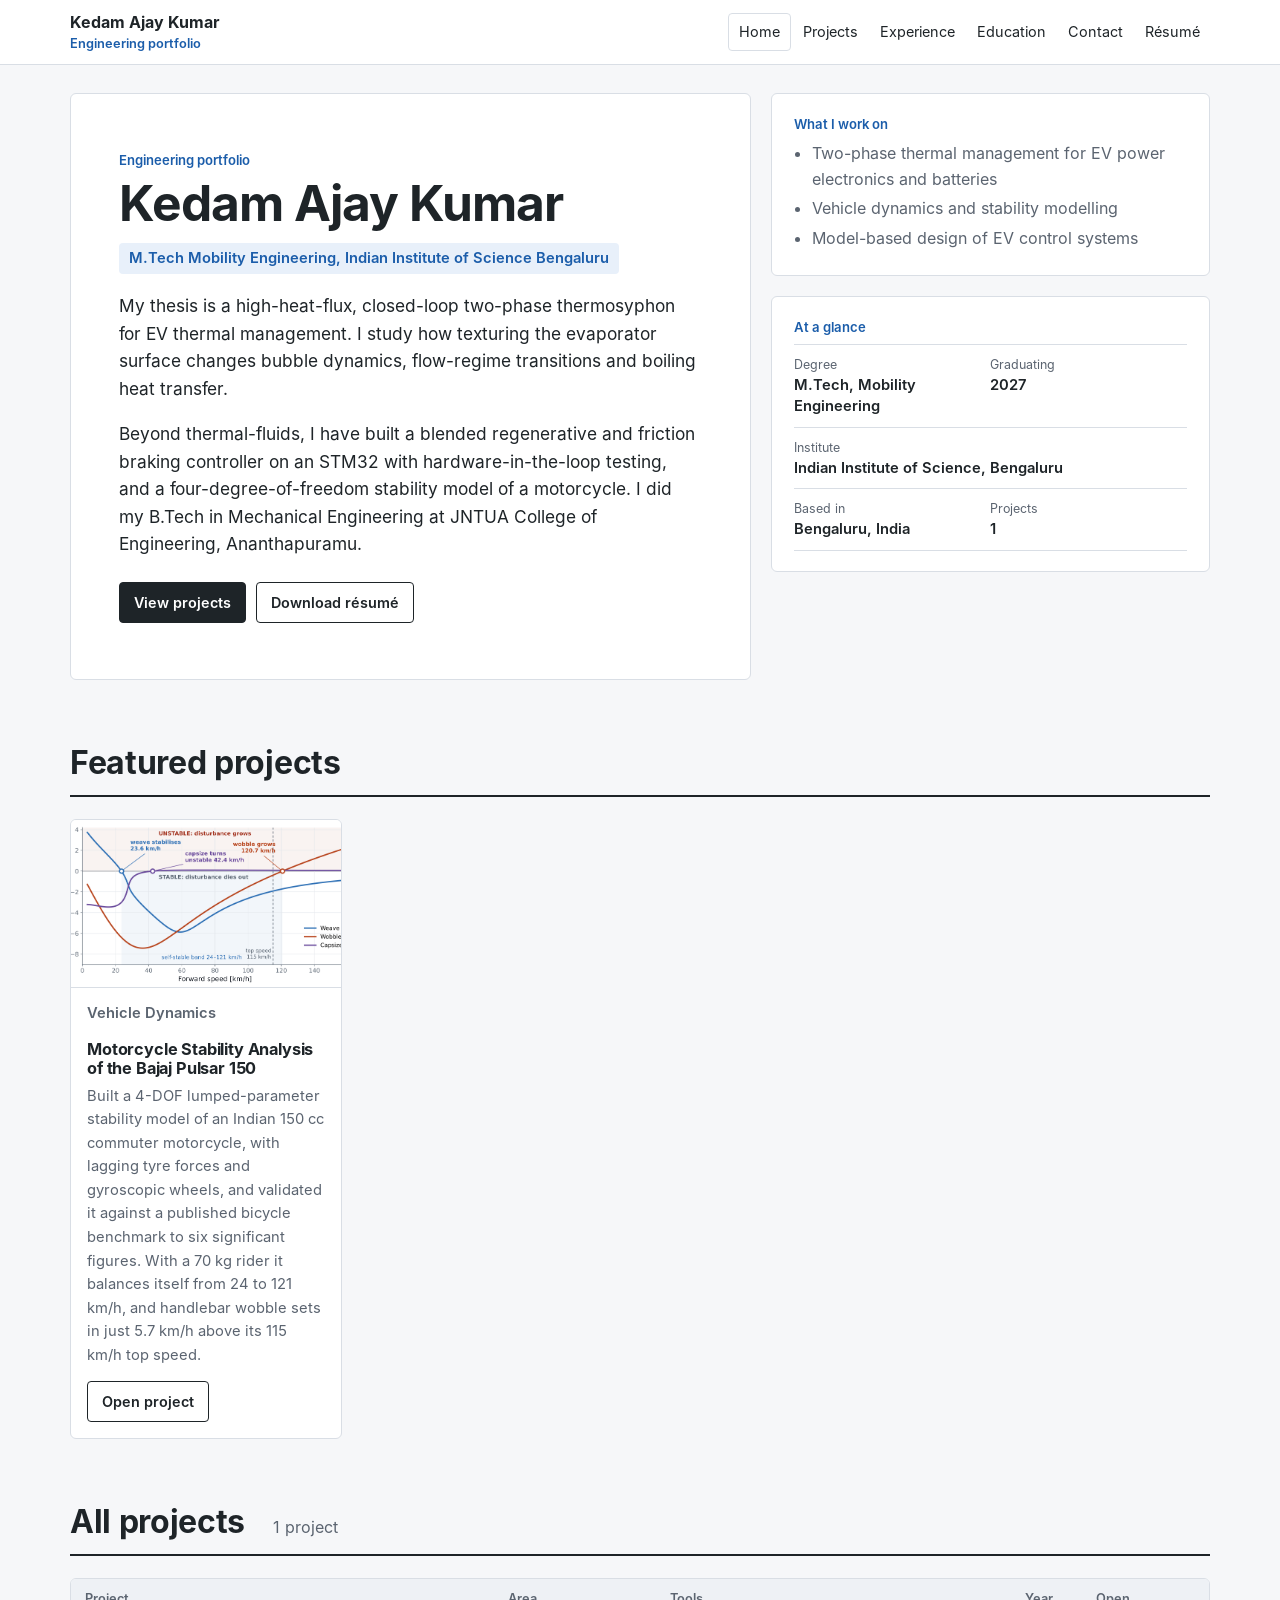
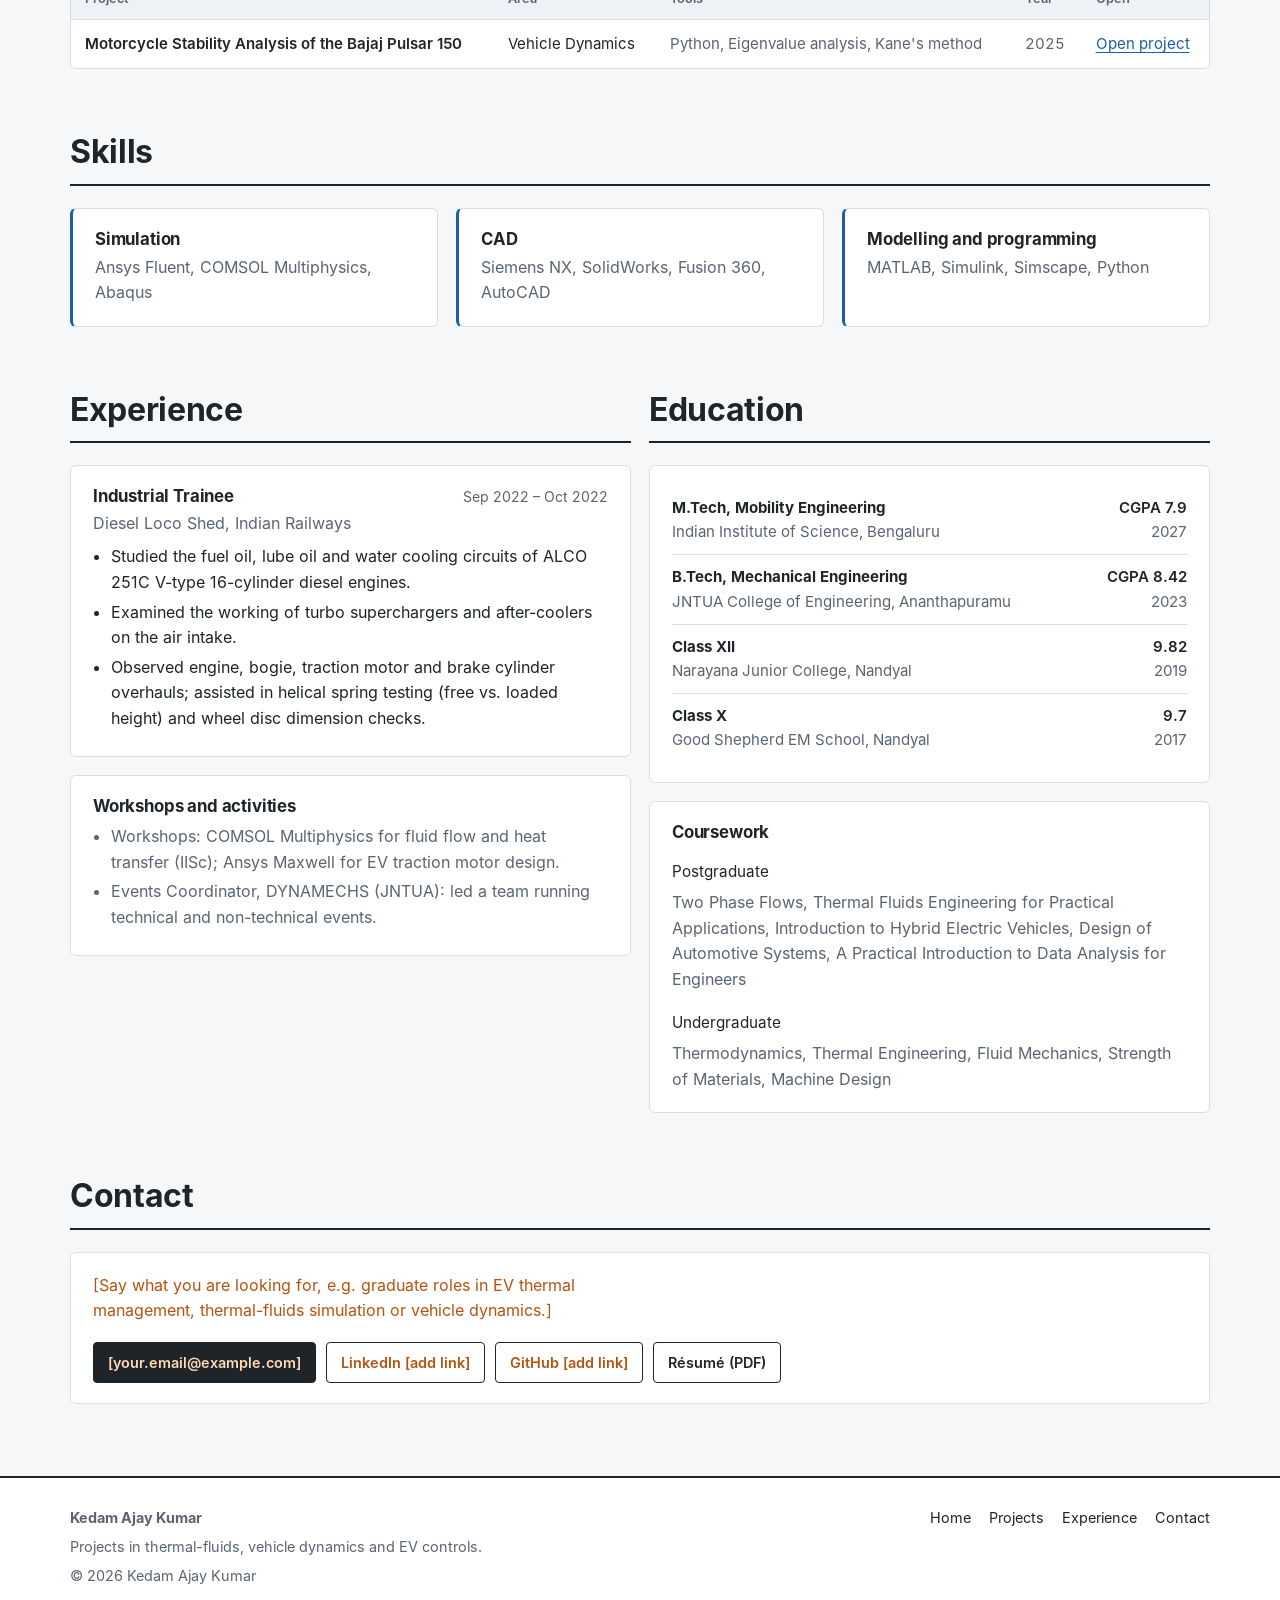
<file: index.html>
<!DOCTYPE html>
<html lang="en">
<head>
  <meta charset="utf-8">
  <meta name="viewport" content="width=device-width, initial-scale=1">
  <title>Portfolio</title>
  <meta name="description" content="Engineering project portfolio">
  <link rel="icon" href="assets/img/favicon.svg" type="image/svg+xml">
  <link rel="preload" href="assets/fonts/inter-regular.woff" as="font" type="font/woff" crossorigin>
  <link rel="preload" href="assets/fonts/inter-bold.woff" as="font" type="font/woff" crossorigin>
  <link rel="stylesheet" href="assets/css/style.css">
</head>
<body>
  <a class="skip" href="#projects">Skip to projects</a>
  <header class="site-header">
    <div class="wrap header-inner">
      <a class="brand" href="index.html"><strong id="brand-name">Portfolio</strong><span id="brand-sub"></span></a>
      <nav class="nav" aria-label="Main">
        <a class="current" href="index.html">Home</a>
        <a href="#projects">Projects</a>
        <a href="#experience">Experience</a>
        <a href="#education">Education</a>
        <a href="#contact">Contact</a>
        <a class="keep" id="nav-resume" href="#" target="_blank" rel="noopener">Résumé</a>
      </nav>
    </div>
  </header>

  <main>
    <!-- Intro -->
    <section class="wrap hero" id="about">
      <div class="card hero-main">
        <p class="label" id="hero-label"></p>
        <h1 class="hero-name" id="hero-name"></h1>
        <p class="hero-tag" id="hero-tag"></p>
        <div class="hero-intro" id="hero-intro"></div>
        <div class="actions">
          <a class="btn btn-primary" href="#projects">View projects</a>
          <a class="btn" id="hero-resume" href="#" target="_blank" rel="noopener">Download résumé</a>
        </div>
      </div>
      <div class="hero-side">
        <div class="card card-pad" id="profile-card" hidden>
          <div class="profile"><img id="profile-photo" alt=""><p id="profile-text"></p></div>
        </div>
        <div class="card card-pad" id="focus-card">
          <p class="label">What I work on</p>
          <ul class="focus-list" id="focus-list"></ul>
        </div>
        <div class="card card-pad">
          <p class="label">At a glance</p>
          <dl class="facts" id="facts"></dl>
        </div>
      </div>
    </section>

    <!-- Featured projects -->
    <section class="wrap section" id="projects">
      <div class="section-head"><h2>Featured projects</h2></div>
      <div class="cards" id="featured"></div>
    </section>

    <!-- All projects -->
    <section class="wrap section" id="all-projects">
      <div class="section-head"><h2>All projects</h2><p id="project-count"></p></div>
      <div class="card table-card">
        <table class="ptable">
          <thead><tr><th>Project</th><th class="area">Area</th><th class="tools">Tools</th><th>Year</th><th>Open</th></tr></thead>
          <tbody id="project-rows"></tbody>
        </table>
      </div>
    </section>

    <!-- Skills -->
    <section class="wrap section" id="skills">
      <div class="section-head"><h2>Skills</h2></div>
      <div class="grid-3" id="skills-list"></div>
    </section>

    <!-- Experience and education -->
    <section class="wrap section">
      <div class="grid-2">
        <div id="experience">
          <div class="section-head"><h2>Experience</h2></div>
          <div class="card card-pad" id="experience-list"></div>
          <div class="card card-pad" id="activities" style="margin-top:18px"></div>
        </div>
        <div id="education">
          <div class="section-head"><h2>Education</h2></div>
          <div class="card card-pad"><table class="edu"><tbody id="education-list"></tbody></table></div>
          <div class="card card-pad" id="coursework" style="margin-top:18px"></div>
        </div>
      </div>
    </section>

    <!-- Contact -->
    <section class="wrap section" id="contact">
      <div class="section-head"><h2>Contact</h2></div>
      <div class="card card-pad contact-card">
        <p id="contact-note"></p>
        <div class="actions" id="contact-actions"></div>
      </div>
    </section>
  </main>

  <footer class="site-footer">
    <div class="wrap footer-inner">
      <div>
        <p><strong id="footer-name"></strong></p>
        <p id="footer-line"></p>
        <p id="footer-copy"></p>
      </div>
      <nav class="footer-nav" aria-label="Footer">
        <a href="#about">Home</a><a href="#projects">Projects</a><a href="#experience">Experience</a><a href="#contact">Contact</a>
      </nav>
    </div>
  </footer>

  <div class="load-error wrap" id="load-error" hidden></div>

  <script src="assets/js/common.js"></script>
  <script src="assets/js/drawings.js"></script>
  <script src="assets/js/home.js"></script>
</body>
</html>
</file>
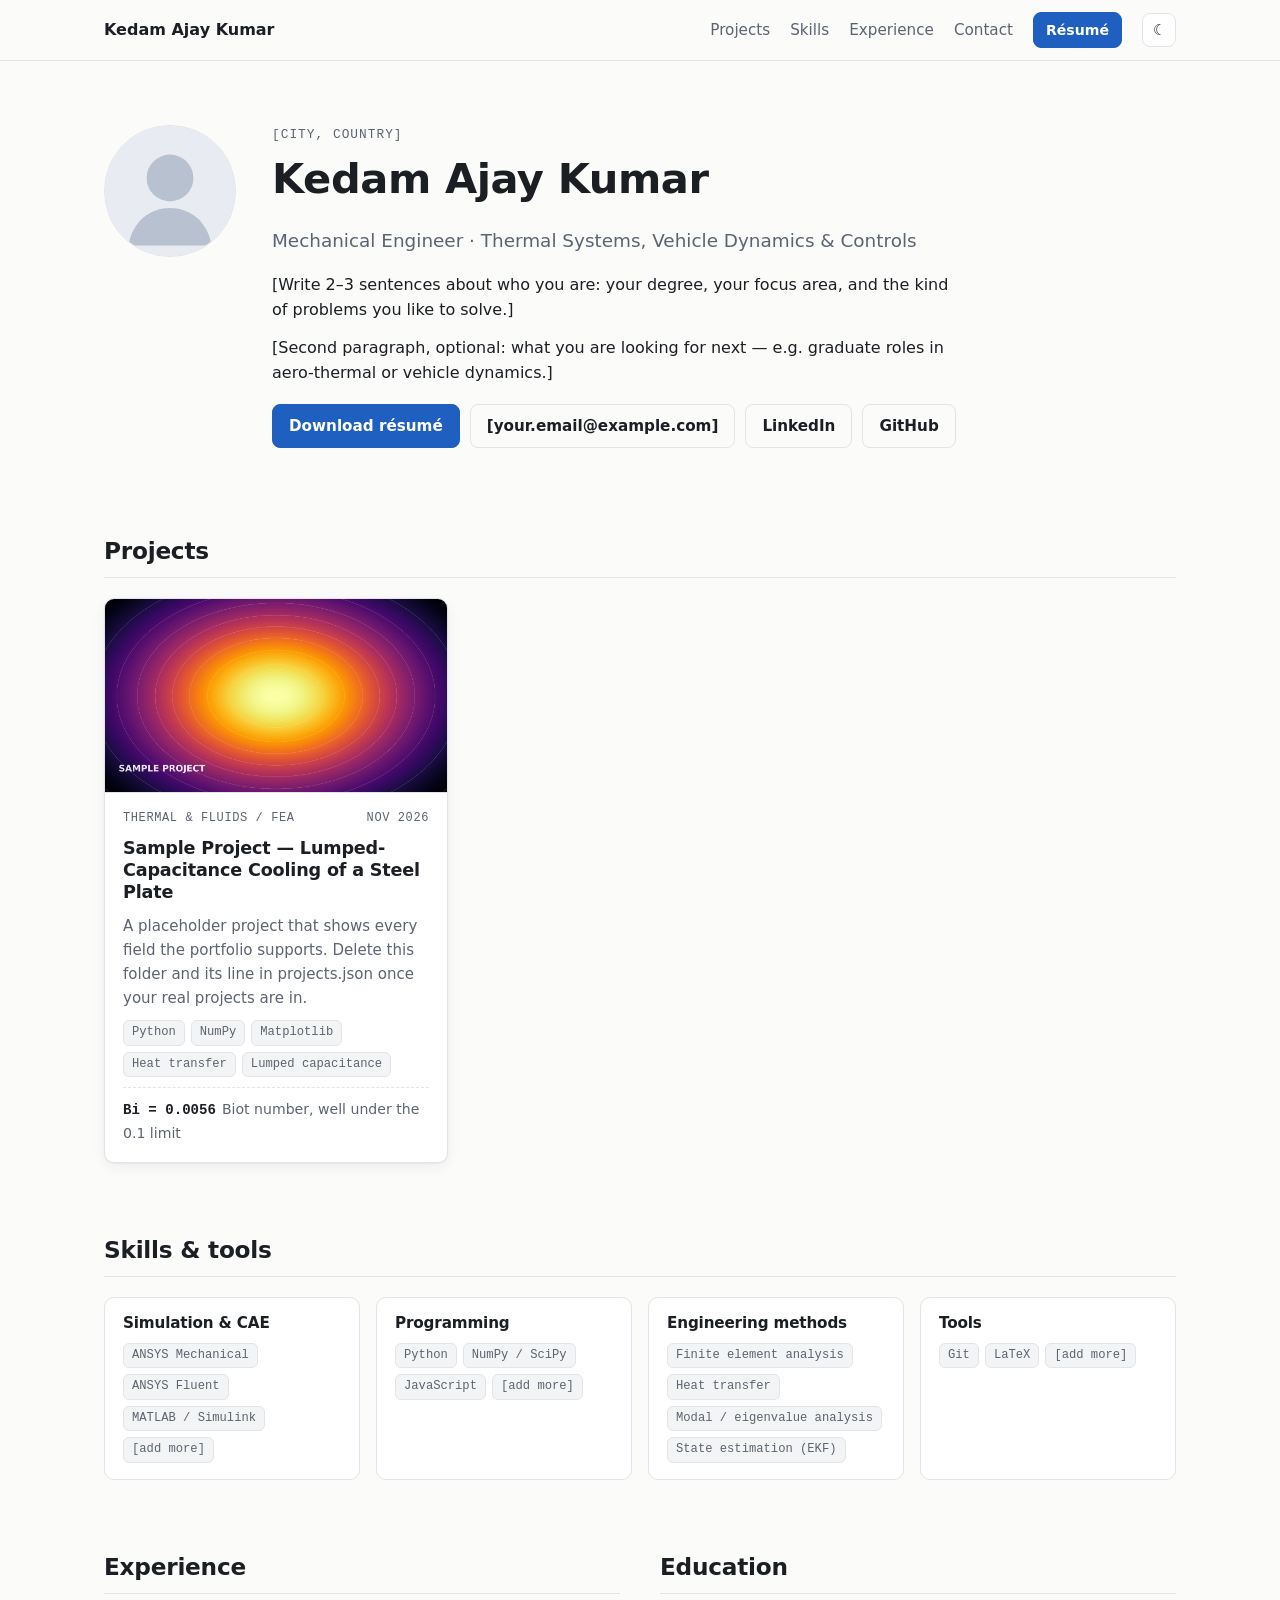
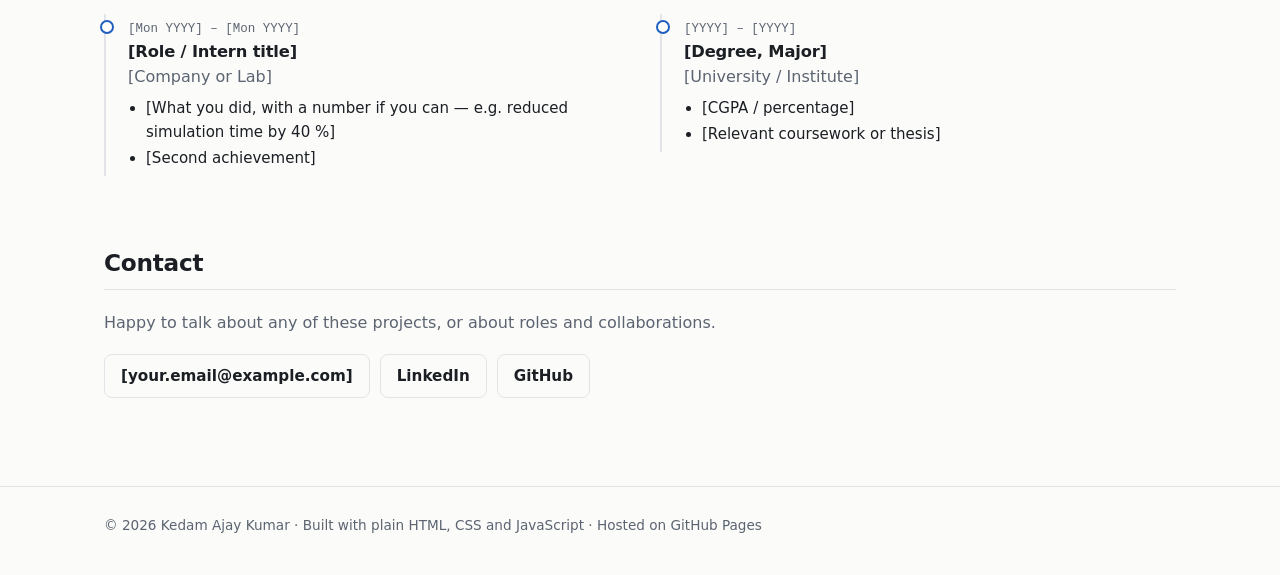
<file: portfolio/index.html>
<!DOCTYPE html>
<html lang="en">
<head>
  <meta charset="utf-8">
  <meta name="viewport" content="width=device-width, initial-scale=1">
  <title>Portfolio</title>
  <meta name="description" content="Engineering project portfolio">
  <link rel="icon" href="assets/img/favicon.svg" type="image/svg+xml">
  <link rel="stylesheet" href="assets/css/style.css">
  <script>
    // Apply saved theme before paint to avoid a flash.
    try { var t = localStorage.getItem("theme"); if (t) document.documentElement.dataset.theme = t; } catch (e) {}
  </script>
</head>
<body>
  <header class="site-header">
    <div class="wrap header-inner">
      <a class="brand" href="index.html" id="brand">Portfolio</a>
      <nav class="nav" aria-label="Main">
        <a href="#projects">Projects</a>
        <a href="#skills">Skills</a>
        <a href="#experience">Experience</a>
        <a href="#contact">Contact</a>
        <a class="btn btn-small" id="nav-resume" href="#" target="_blank" rel="noopener">Résumé</a>
        <button class="theme-toggle" id="theme-toggle" type="button" aria-label="Toggle dark mode"></button>
      </nav>
    </div>
  </header>

  <main>
    <section class="hero wrap" id="about">
      <img class="hero-photo" id="hero-photo" alt="" width="132" height="132">
      <div class="hero-text">
        <p class="eyebrow" id="hero-location"></p>
        <h1 id="hero-name">Loading…</h1>
        <p class="headline" id="hero-headline"></p>
        <div class="bio" id="hero-bio"></div>
        <div class="hero-actions" id="hero-actions"></div>
      </div>
    </section>

    <section class="section wrap" id="projects">
      <div class="section-head">
        <h2>Projects</h2>
        <div class="filters" id="filters" role="group" aria-label="Filter projects by category"></div>
      </div>
      <div class="grid" id="project-grid" aria-live="polite"></div>
      <p class="empty" id="project-empty" hidden>No projects in this category yet.</p>
    </section>

    <section class="section wrap" id="skills">
      <div class="section-head"><h2>Skills &amp; tools</h2></div>
      <div class="skills" id="skills-list"></div>
    </section>

    <section class="section wrap" id="experience">
      <div class="two-col">
        <div>
          <div class="section-head"><h2>Experience</h2></div>
          <ol class="timeline" id="experience-list"></ol>
        </div>
        <div>
          <div class="section-head"><h2>Education</h2></div>
          <ol class="timeline" id="education-list"></ol>
        </div>
      </div>
    </section>

    <section class="section wrap contact" id="contact">
      <div class="section-head"><h2>Contact</h2></div>
      <p>Happy to talk about any of these projects, or about roles and collaborations.</p>
      <div class="hero-actions" id="contact-actions"></div>
    </section>
  </main>

  <footer class="site-footer">
    <div class="wrap" id="footer-text"></div>
  </footer>

  <div class="load-error wrap" id="load-error" hidden></div>

  <script src="assets/js/common.js"></script>
  <script src="assets/js/home.js"></script>
</body>
</html>
</file>
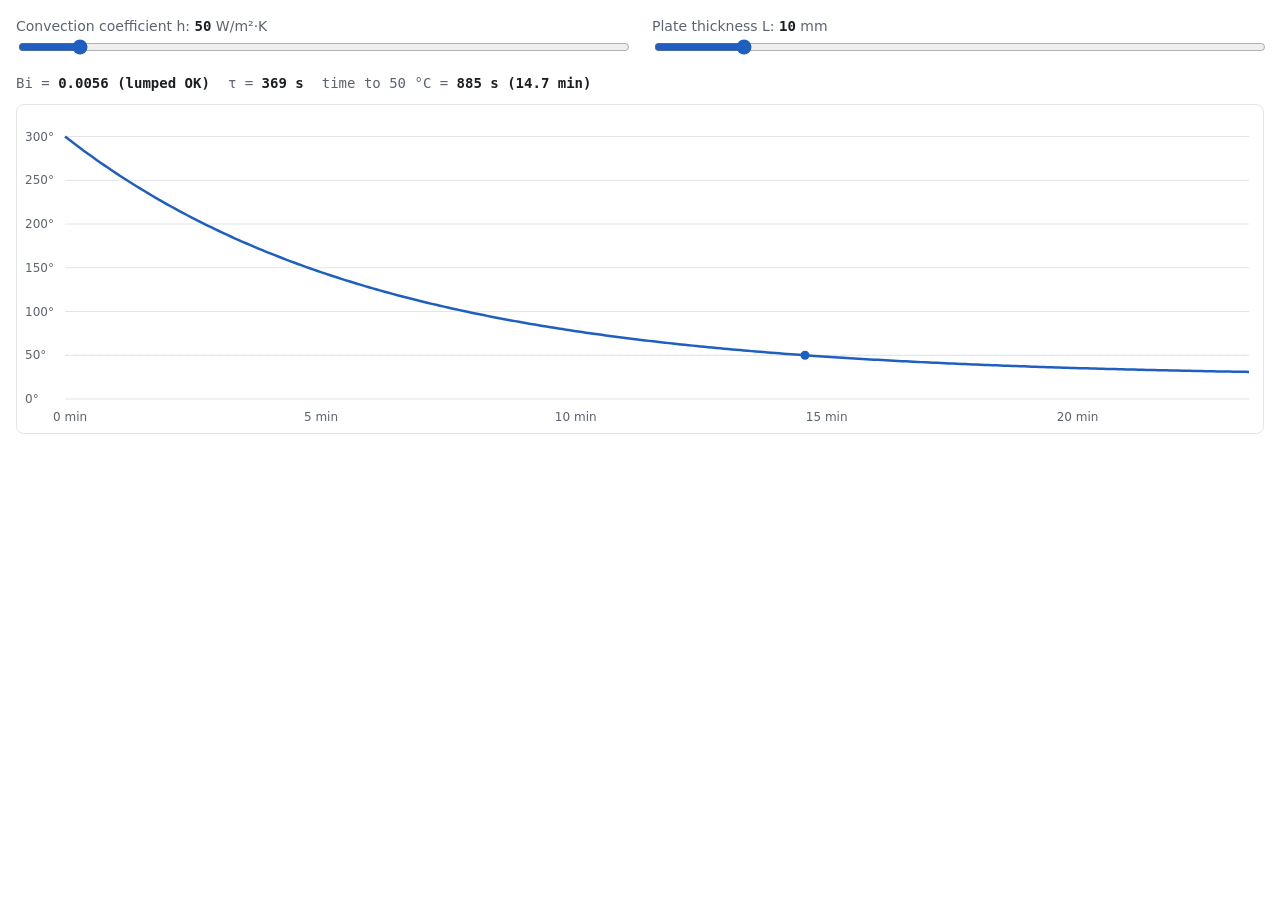
<file: examples/sample-project/demo/index.html>
<!DOCTYPE html>
<html lang="en">
<head>
<meta charset="utf-8">
<meta name="viewport" content="width=device-width, initial-scale=1">
<title>Cooling curve explorer</title>
<style>
  :root { --bg:#fff; --text:#1b1f24; --muted:#5b6470; --border:#e2e4e8; --accent:#1f5fbf; --bad:#c0392b; }
  * { box-sizing: border-box; }
  body { margin:0; padding:16px; background:var(--bg); color:var(--text); font:14px/1.5 system-ui, sans-serif; }
  .controls { display:grid; grid-template-columns: repeat(auto-fit, minmax(220px,1fr)); gap:12px 24px; margin-bottom:12px; }
  label { display:block; color:var(--muted); }
  label b { color:var(--text); font-family: ui-monospace, Menlo, monospace; }
  input[type=range] { width:100%; accent-color: var(--accent); }
  .readout { display:flex; flex-wrap:wrap; gap:18px; font-family: ui-monospace, Menlo, monospace; margin: 6px 0 10px; }
  .readout span { color:var(--muted); } .readout b { color:var(--text); }
  .bad b { color: var(--bad); }
  canvas { width:100%; height:330px; display:block; border:1px solid var(--border); border-radius:8px; }
</style>
</head>
<body>
  <div class="controls">
    <label>Convection coefficient h: <b id="hv"></b> W/m²·K<input id="h" type="range" min="5" max="500" step="5" value="50"></label>
    <label>Plate thickness L: <b id="Lv"></b> mm<input id="L" type="range" min="2" max="60" step="1" value="10"></label>
  </div>
  <div class="readout">
    <div id="bi"><span>Bi = </span><b></b></div>
    <div><span>τ = </span><b id="tau"></b></div>
    <div><span>time to 50 °C = </span><b id="t50"></b></div>
  </div>
  <canvas id="c"></canvas>
<script>
(function () {
  var rho = 7850, c = 470, k = 45, Ti = 300, Tinf = 25, Tsafe = 50;
  var $ = function (id) { return document.getElementById(id); };
  var cv = $("c"), ctx = cv.getContext("2d");
  function css(v) { return getComputedStyle(document.documentElement).getPropertyValue(v).trim(); }
  function draw() {
    var h = +$("h").value, L = +$("L").value / 1000, Lc = L / 2;
    var tau = rho * c * Lc / h, Bi = h * Lc / k, t50 = tau * Math.log((Ti - Tinf) / (Tsafe - Tinf));
    $("hv").textContent = h; $("Lv").textContent = (L * 1000).toFixed(0);
    $("bi").querySelector("b").textContent = Bi.toFixed(4) + (Bi < 0.1 ? "  (lumped OK)" : "  (> 0.1, lumped model not valid)");
    $("bi").className = Bi < 0.1 ? "" : "bad";
    $("tau").textContent = tau.toFixed(0) + " s";
    $("t50").textContent = t50.toFixed(0) + " s (" + (t50 / 60).toFixed(1) + " min)";

    var dpr = window.devicePixelRatio || 1, W = cv.clientWidth, H = cv.clientHeight;
    cv.width = W * dpr; cv.height = H * dpr; ctx.setTransform(dpr, 0, 0, dpr, 0, 0);
    ctx.clearRect(0, 0, W, H);
    var pad = { l: 48, r: 14, t: 14, b: 34 }, tmax = Math.max(60, t50 * 1.6);
    var X = function (t) { return pad.l + (W - pad.l - pad.r) * t / tmax; };
    var Y = function (T) { return pad.t + (H - pad.t - pad.b) * (1 - T / 320); };
    ctx.strokeStyle = css("--border"); ctx.fillStyle = css("--muted"); ctx.font = "12px system-ui"; ctx.lineWidth = 1;
    for (var T = 0; T <= 300; T += 50) { ctx.beginPath(); ctx.moveTo(pad.l, Y(T)); ctx.lineTo(W - pad.r, Y(T)); ctx.stroke(); ctx.fillText(T + "°", 8, Y(T) + 4); }
    var raw = tmax / 60 / 6, pw = Math.pow(10, Math.floor(Math.log10(raw))), n = raw / pw;
    var step = (n < 1.5 ? 1 : n < 3.5 ? 2 : n < 7.5 ? 5 : 10) * pw;
    for (var m = 0; m * 60 <= tmax; m += step) { ctx.fillText(+m.toFixed(2) + " min", X(m * 60) - 12, H - 12); }
    ctx.setLineDash([4, 4]); ctx.beginPath(); ctx.moveTo(pad.l, Y(Tsafe)); ctx.lineTo(W - pad.r, Y(Tsafe)); ctx.stroke(); ctx.setLineDash([]);
    ctx.strokeStyle = css("--accent"); ctx.lineWidth = 2.5; ctx.beginPath();
    for (var i = 0; i <= 300; i++) { var t = tmax * i / 300, Tt = Tinf + (Ti - Tinf) * Math.exp(-t / tau); i ? ctx.lineTo(X(t), Y(Tt)) : ctx.moveTo(X(t), Y(Tt)); }
    ctx.stroke();
    ctx.fillStyle = css("--accent"); ctx.beginPath(); ctx.arc(X(t50), Y(Tsafe), 4.5, 0, 7); ctx.fill();
  }
  ["h", "L"].forEach(function (id) { $(id).addEventListener("input", draw); });
  window.addEventListener("resize", draw);
  draw();
})();
</script>
</body>
</html>
</file>
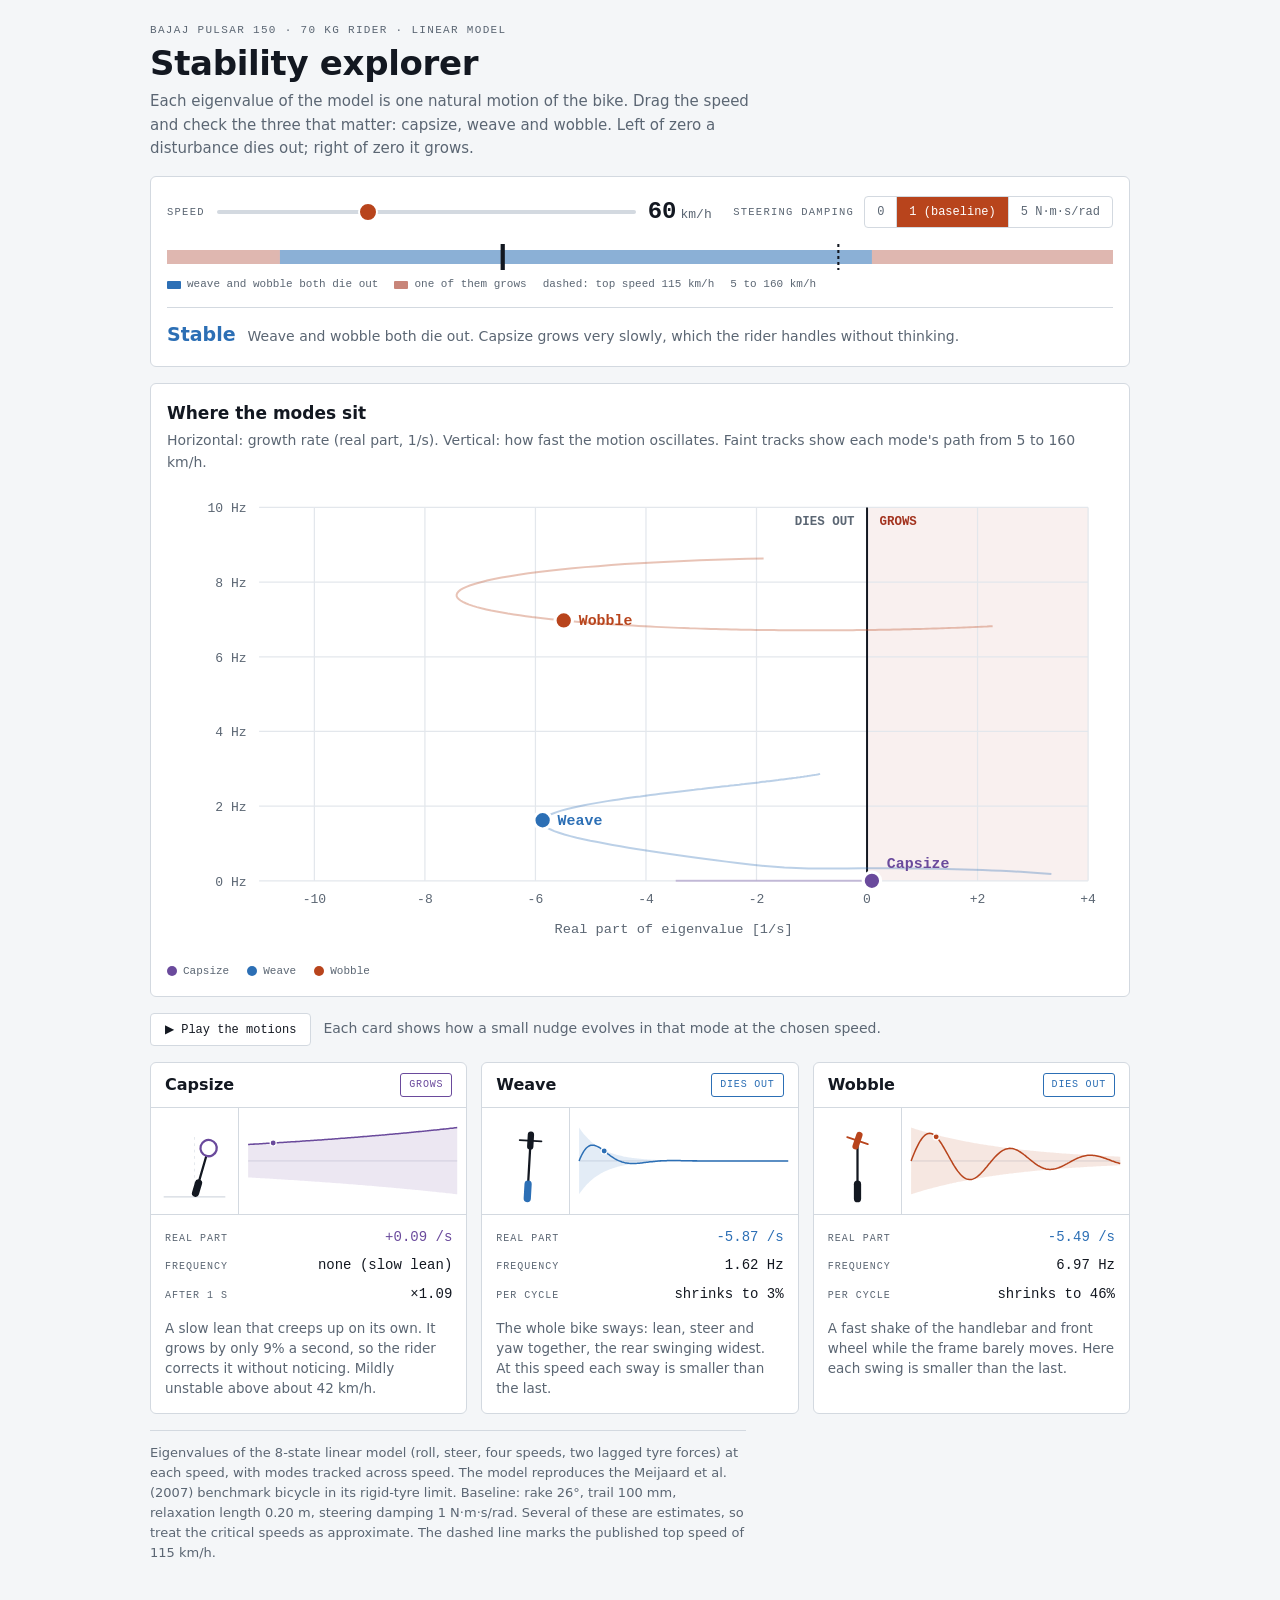
<file: projects/motorcycle-stability/demo/index.html>
<!doctype html>
<html lang="en">
<head>
<meta charset="utf-8">
<meta name="viewport" content="width=device-width, initial-scale=1">
<title>Pulsar 150 Stability Explorer</title>
<style>
:root{
  --bg:#f4f6f8; --surface:#ffffff; --ink:#131821; --muted:#5b6673;
  --line:#d3d9e0; --grid:#e3e7ec; --accent:#b8441c; --bad:#a3331f; --good:#2c6fb5;
  --cap:#6a4a9c; --wea:#2c6fb5; --wob:#b8441c;
  --sans:system-ui,-apple-system,"Segoe UI",Roboto,"Helvetica Neue",Arial,sans-serif;
  --mono:ui-monospace,SFMono-Regular,Menlo,Consolas,"Liberation Mono",monospace;
  color-scheme:light;
}
*{box-sizing:border-box}
html,body{margin:0}
body{background:var(--bg);color:var(--ink);font-family:var(--sans);font-size:15px;line-height:1.55;
  padding:22px 16px 40px;-webkit-font-smoothing:antialiased}
.wrap{max-width:980px;margin:0 auto;display:flex;flex-direction:column;gap:16px}
.eyebrow{font-family:var(--mono);font-size:11px;letter-spacing:.12em;text-transform:uppercase;color:var(--muted)}
h1{font-size:clamp(24px,4.4vw,34px);line-height:1.1;margin:6px 0 0;letter-spacing:-.01em}
.lede{max-width:64ch;color:var(--muted);margin:8px 0 0}
.panel{background:var(--surface);border:1px solid var(--line);border-radius:6px;padding:16px}
h2{font-size:17px;margin:0 0 4px}
.bar{display:flex;align-items:center;gap:14px 18px;flex-wrap:wrap}
.bar label,.lbl{font-family:var(--mono);font-size:10.5px;letter-spacing:.12em;text-transform:uppercase;color:var(--muted)}
.slide{display:flex;align-items:center;gap:12px;flex:1 1 320px;min-width:0}
input[type=range]{-webkit-appearance:none;appearance:none;background:transparent;flex:1 1 auto;min-width:120px;height:28px;cursor:pointer;margin:0}
input[type=range]::-webkit-slider-runnable-track{height:4px;background:var(--line);border-radius:2px}
input[type=range]::-moz-range-track{height:4px;background:var(--line);border-radius:2px}
input[type=range]::-webkit-slider-thumb{-webkit-appearance:none;width:20px;height:20px;border-radius:50%;background:var(--accent);margin-top:-8px;border:2px solid var(--surface)}
input[type=range]::-moz-range-thumb{width:16px;height:16px;border-radius:50%;background:var(--accent);border:2px solid var(--surface)}
input[type=range]:focus-visible{outline:2px solid var(--accent);outline-offset:3px}
.spd{font-family:var(--mono);font-variant-numeric:tabular-nums;white-space:nowrap;min-width:7.5ch}
.spd b{font-size:24px;font-weight:600}
.spd span{font-size:13px;color:var(--muted);margin-left:4px}
.damp{display:flex;align-items:center;gap:10px;flex-wrap:wrap}
.seg{display:flex;border:1px solid var(--line);border-radius:4px;overflow:hidden}
.seg button{font-family:var(--mono);font-size:12px;padding:8px 12px;cursor:pointer;background:transparent;color:var(--muted);border:0;border-right:1px solid var(--line)}
.seg button:last-child{border-right:0}
.seg button[aria-pressed="true"]{background:var(--accent);color:var(--surface)}
.seg button:focus-visible{outline:2px solid var(--accent);outline-offset:-2px}
.play{font-family:var(--mono);font-size:12px;padding:8px 14px;cursor:pointer;background:var(--surface);color:var(--ink);border:1px solid var(--line);border-radius:4px}
.play:hover{border-color:var(--accent)}
.play:focus-visible{outline:2px solid var(--accent);outline-offset:2px}
.cardsbar{display:flex;align-items:center;gap:12px;flex-wrap:wrap}
.cardsbar p{margin:0;color:var(--muted);font-size:14px}
.verdict{display:flex;align-items:baseline;gap:6px 12px;flex-wrap:wrap;border-top:1px solid var(--line);margin-top:14px;padding-top:12px}
.verdict strong{font-size:19px}
.ok{color:var(--good)} .no{color:var(--bad)} .warn{color:var(--cap)}
.verdict span{color:var(--muted);font-size:14px}
.band{position:relative;height:30px;margin-top:12px}
.band svg{width:100%;height:30px}
.bandkey{display:flex;gap:4px 16px;flex-wrap:wrap;font-family:var(--mono);font-size:11px;color:var(--muted);margin-top:4px}
.bandkey span{display:flex;align-items:center;gap:6px}
.bandkey i{width:14px;height:8px;display:inline-block;border-radius:1px}
svg{display:block;width:100%;height:auto;max-width:100%}
.note{margin:0 0 6px;color:var(--muted);font-size:14px}
.key{display:flex;gap:8px 18px;flex-wrap:wrap;font-family:var(--mono);font-size:11px;color:var(--muted);margin-top:10px}
.key span{display:flex;align-items:center;gap:6px}
.key i{width:10px;height:10px;border-radius:50%;display:inline-block}
.cards{display:grid;grid-template-columns:repeat(auto-fit,minmax(270px,1fr));gap:14px}
.card{background:var(--surface);border:1px solid var(--line);border-radius:6px;display:flex;flex-direction:column;min-width:0;overflow:hidden}
.card header{display:flex;align-items:center;justify-content:space-between;gap:8px;padding:10px 14px;border-bottom:1px solid var(--line)}
.card h3{font-size:16px;margin:0}
.pill{font-family:var(--mono);font-size:10px;letter-spacing:.08em;text-transform:uppercase;padding:3px 8px;border-radius:3px;border:1px solid currentColor;white-space:nowrap}
.figs{display:grid;grid-template-columns:88px 1fr;align-items:center;border-bottom:1px solid var(--line)}
.figs svg:first-child{border-right:1px solid var(--line)}
dl{margin:0;padding:12px 14px;display:flex;flex-direction:column;gap:7px}
dl div{display:flex;justify-content:space-between;align-items:baseline;gap:10px}
dt{font-family:var(--mono);font-size:10px;letter-spacing:.1em;text-transform:uppercase;color:var(--muted)}
dd{margin:0;font-family:var(--mono);font-size:14px;font-variant-numeric:tabular-nums;text-align:right}
.card p{margin:0;padding:0 14px 14px;font-size:13.5px;color:var(--muted);line-height:1.5}
footer{border-top:1px solid var(--line);padding-top:12px;font-size:13px;color:var(--muted);max-width:72ch}
@media (max-width:560px){ .figs{grid-template-columns:72px 1fr} body{font-size:14.5px}
  #locus text{font-size:19px} #locus .ml{font-size:22px} }
</style>
</head>
<body>
<div class="wrap">

<header>
  <div class="eyebrow">Bajaj Pulsar 150 · 70 kg rider · linear model</div>
  <h1>Stability explorer</h1>
  <p class="lede">Each eigenvalue of the model is one natural motion of the bike. Drag the speed and check the three that matter: capsize, weave and wobble. Left of zero a disturbance dies out; right of zero it grows.</p>
</header>

<div class="panel">
  <div class="bar">
    <div class="slide">
      <label for="spd">Speed</label>
      <input type="range" id="spd" min="5" max="160" step="1" value="60" aria-describedby="vdx">
      <div class="spd"><b id="kv">60</b><span>km/h</span></div>
    </div>
    <div class="damp">
      <span class="lbl" id="dlab">Steering damping</span>
      <div class="seg" role="group" aria-labelledby="dlab">
        <button type="button" data-k="c0" aria-pressed="false">0</button>
        <button type="button" data-k="c1" aria-pressed="true">1 (baseline)</button>
        <button type="button" data-k="c5" aria-pressed="false">5 N·m·s/rad</button>
      </div>
    </div>
  </div>
  <div class="band"><svg id="band" viewBox="0 0 900 30" preserveAspectRatio="none" aria-hidden="true"></svg></div>
  <div class="bandkey"><span><i style="background:var(--good)"></i>weave and wobble both die out</span><span><i style="background:var(--bad);opacity:.6"></i>one of them grows</span><span>dashed: top speed 115 km/h</span><span>5 to 160 km/h</span></div>
  <div class="verdict"><strong id="vd">–</strong><span id="vdx">–</span></div>
</div>

<div class="panel">
  <h2>Where the modes sit</h2>
  <p class="note">Horizontal: growth rate (real part, 1/s). Vertical: how fast the motion oscillates. Faint tracks show each mode's path from 5 to 160 km/h.</p>
  <svg id="locus" viewBox="0 0 760 380" role="img" aria-label="Root locus of capsize, weave and wobble at the selected speed"></svg>
  <div class="key">
    <span><i style="background:var(--cap)"></i>Capsize</span>
    <span><i style="background:var(--wea)"></i>Weave</span>
    <span><i style="background:var(--wob)"></i>Wobble</span>
  </div>
</div>

<div class="cardsbar"><button type="button" class="play" id="play">▶ Play the motions</button><p>Each card shows how a small nudge evolves in that mode at the chosen speed.</p></div>

<div class="cards">
  <article class="card">
    <header><h3>Capsize</h3><span class="pill" id="pC">–</span></header>
    <div class="figs">
      <svg viewBox="0 0 96 116" aria-hidden="true">
        <line x1="14" y1="98" x2="82" y2="98" stroke="var(--line)" stroke-width="1.5"/>
        <line x1="48" y1="98" x2="48" y2="28" stroke="var(--grid)" stroke-width="1" stroke-dasharray="3 4"/>
        <g id="bC">
          <rect x="44" y="78" width="8" height="20" rx="4" fill="var(--ink)"/>
          <line x1="48" y1="80" x2="48" y2="50" stroke="var(--ink)" stroke-width="2.5" stroke-linecap="round"/>
          <circle cx="48" cy="42" r="9" fill="var(--surface)" stroke="var(--cap)" stroke-width="2.5"/>
        </g>
      </svg>
      <svg viewBox="0 0 300 116" aria-hidden="true">
        <line x1="12" y1="58" x2="288" y2="58" stroke="var(--line)" stroke-width="1"/>
        <path id="eC" fill="var(--cap)" opacity=".13"/>
        <path id="wC" fill="none" stroke="var(--cap)" stroke-width="2"/>
        <circle id="dC" r="4" fill="var(--cap)" stroke="var(--surface)" stroke-width="1.5"/>
      </svg>
    </div>
    <dl>
      <div><dt>Real part</dt><dd id="rC">–</dd></div>
      <div><dt>Frequency</dt><dd>none (slow lean)</dd></div>
      <div><dt>After 1 s</dt><dd id="fC">–</dd></div>
    </dl>
    <p id="txC"></p>
  </article>

  <article class="card">
    <header><h3>Weave</h3><span class="pill" id="pW">–</span></header>
    <div class="figs">
      <svg viewBox="0 0 96 116" aria-hidden="true">
        <g id="bW">
          <line x1="48" y1="92" x2="48" y2="38" stroke="var(--ink)" stroke-width="2.5" stroke-linecap="round"/>
          <rect x="44" y="80" width="8" height="24" rx="4" fill="var(--wea)"/>
          <rect x="44.5" y="26" width="7" height="20" rx="3.5" fill="var(--ink)"/>
          <line x1="36" y1="36" x2="60" y2="36" stroke="var(--ink)" stroke-width="2" stroke-linecap="round"/>
        </g>
      </svg>
      <svg viewBox="0 0 300 116" aria-hidden="true">
        <line x1="12" y1="58" x2="288" y2="58" stroke="var(--line)" stroke-width="1"/>
        <path id="eW" fill="var(--wea)" opacity=".13"/>
        <path id="wW" fill="none" stroke="var(--wea)" stroke-width="2"/>
        <circle id="dW" r="4" fill="var(--wea)" stroke="var(--surface)" stroke-width="1.5"/>
      </svg>
    </div>
    <dl>
      <div><dt>Real part</dt><dd id="rW">–</dd></div>
      <div><dt>Frequency</dt><dd id="hW">–</dd></div>
      <div><dt>Per cycle</dt><dd id="fW">–</dd></div>
    </dl>
    <p id="txW"></p>
  </article>

  <article class="card">
    <header><h3>Wobble</h3><span class="pill" id="pB">–</span></header>
    <div class="figs">
      <svg viewBox="0 0 96 116" aria-hidden="true">
        <line x1="48" y1="92" x2="48" y2="38" stroke="var(--ink)" stroke-width="2.5" stroke-linecap="round"/>
        <rect x="44" y="80" width="8" height="24" rx="4" fill="var(--ink)"/>
        <g id="bB">
          <rect x="44.5" y="26" width="7" height="20" rx="3.5" fill="var(--wob)"/>
          <line x1="36" y1="36" x2="60" y2="36" stroke="var(--wob)" stroke-width="2" stroke-linecap="round"/>
        </g>
        <circle cx="48" cy="36" r="2.5" fill="var(--wob)"/>
      </svg>
      <svg viewBox="0 0 300 116" aria-hidden="true">
        <line x1="12" y1="58" x2="288" y2="58" stroke="var(--line)" stroke-width="1"/>
        <path id="eB" fill="var(--wob)" opacity=".13"/>
        <path id="wB" fill="none" stroke="var(--wob)" stroke-width="2"/>
        <circle id="dB" r="4" fill="var(--wob)" stroke="var(--surface)" stroke-width="1.5"/>
      </svg>
    </div>
    <dl>
      <div><dt>Real part</dt><dd id="rB">–</dd></div>
      <div><dt>Frequency</dt><dd id="hB">–</dd></div>
      <div><dt>Per cycle</dt><dd id="fB">–</dd></div>
    </dl>
    <p id="txB"></p>
  </article>
</div>

<footer>
  Eigenvalues of the 8-state linear model (roll, steer, four speeds, two lagged tyre forces) at each speed, with modes tracked across speed. The model reproduces the Meijaard et al. (2007) benchmark bicycle in its rigid-tyre limit. Baseline: rake 26°, trail 100 mm, relaxation length 0.20 m, steering damping 1 N·m·s/rad. Several of these are estimates, so treat the critical speeds as approximate. The dashed line marks the published top speed of 115 km/h.
</footer>
</div>

<script>
var DATA = {"S":[5,6,7,8,9,10,11,12,13,14,15,16,17,18,19,20,21,22,23,24,25,26,27,28,29,30,31,32,33,34,35,36,37,38,39,40,41,42,43,44,45,46,47,48,49,50,51,52,53,54,55,56,57,58,59,60,61,62,63,64,65,66,67,68,69,70,71,72,73,74,75,76,77,78,79,80,81,82,83,84,85,86,87,88,89,90,91,92,93,94,95,96,97,98,99,100,101,102,103,104,105,106,107,108,109,110,111,112,113,114,115,116,117,118,119,120,121,122,123,124,125,126,127,128,129,130,131,132,133,134,135,136,137,138,139,140,141,142,143,144,145,146,147,148,149,150,151,152,153,154,155,156,157,158,159,160],"D":{"c0":{"cr":[-3.238,-3.261,-3.287,-3.316,-3.344,-3.373,-3.399,-3.423,-3.443,-3.459,-3.468,-3.47,-3.463,-3.445,-3.413,-3.366,-3.298,-3.204,-3.075,-2.898,-2.647,-2.282,-1.76,-1.226,-0.872,-0.649,-0.498,-0.389,-0.306,-0.241,-0.19,-0.148,-0.113,-0.084,-0.06,-0.039,-0.021,-0.006,0.007,0.018,0.028,0.037,0.044,0.051,0.057,0.062,0.066,0.07,0.074,0.077,0.079,0.081,0.083,0.085,0.087,0.088,0.089,0.09,0.091,0.091,0.092,0.092,0.092,0.093,0.093,0.093,0.093,0.093,0.093,0.093,0.092,0.092,0.092,0.092,0.091,0.091,0.091,0.09,0.09,0.089,0.089,0.088,0.088,0.088,0.087,0.087,0.086,0.086,0.085,0.085,0.084,0.084,0.083,0.083,0.082,0.082,0.081,0.081,0.08,0.08,0.079,0.079,0.078,0.078,0.077,0.077,0.076,0.076,0.075,0.075,0.074,0.074,0.073,0.073,0.072,0.072,0.072,0.071,0.071,0.07,0.07,0.069,0.069,0.068,0.068,0.068,0.067,0.067,0.066,0.066,0.066,0.065,0.065,0.064,0.064,0.064,0.063,0.063,0.063,0.062,0.062,0.062,0.061,0.061,0.06,0.06,0.06,0.059,0.059,0.059,0.058,0.058,0.058,0.058,0.057,0.057],"er":[3.478,3.271,3.071,2.875,2.685,2.498,2.315,2.135,1.958,1.781,1.605,1.429,1.251,1.071,0.886,0.696,0.498,0.29,0.065,-0.182,-0.464,-0.802,-1.217,-1.637,-1.966,-2.228,-2.454,-2.658,-2.848,-3.028,-3.202,-3.37,-3.533,-3.693,-3.851,-4.006,-4.158,-4.308,-4.456,-4.602,-4.745,-4.886,-5.023,-5.157,-5.286,-5.409,-5.526,-5.635,-5.735,-5.824,-5.899,-5.961,-6.006,-6.034,-6.044,-6.035,-6.009,-5.967,-5.911,-5.841,-5.761,-5.673,-5.578,-5.479,-5.376,-5.27,-5.164,-5.057,-4.95,-4.845,-4.74,-4.637,-4.536,-4.436,-4.339,-4.243,-4.15,-4.059,-3.97,-3.883,-3.799,-3.716,-3.636,-3.558,-3.481,-3.407,-3.335,-3.264,-3.195,-3.128,-3.063,-3.0,-2.938,-2.877,-2.818,-2.761,-2.705,-2.651,-2.598,-2.546,-2.495,-2.446,-2.398,-2.351,-2.306,-2.261,-2.217,-2.175,-2.134,-2.093,-2.054,-2.015,-1.977,-1.941,-1.905,-1.87,-1.836,-1.802,-1.77,-1.738,-1.707,-1.676,-1.646,-1.617,-1.589,-1.561,-1.534,-1.508,-1.482,-1.456,-1.432,-1.407,-1.384,-1.361,-1.338,-1.316,-1.295,-1.273,-1.253,-1.233,-1.213,-1.194,-1.175,-1.156,-1.138,-1.121,-1.103,-1.087,-1.07,-1.054,-1.038,-1.023,-1.008,-0.993,-0.979,-0.965],"ef":[0.184,0.212,0.235,0.253,0.269,0.282,0.294,0.304,0.312,0.32,0.326,0.331,0.336,0.34,0.342,0.344,0.345,0.345,0.344,0.342,0.339,0.337,0.345,0.374,0.414,0.455,0.493,0.53,0.565,0.599,0.633,0.666,0.699,0.732,0.765,0.798,0.831,0.865,0.9,0.935,0.971,1.007,1.045,1.084,1.124,1.165,1.207,1.251,1.296,1.342,1.389,1.437,1.486,1.536,1.585,1.634,1.682,1.729,1.774,1.817,1.858,1.897,1.934,1.969,2.003,2.034,2.064,2.092,2.118,2.143,2.167,2.189,2.211,2.231,2.251,2.269,2.287,2.304,2.321,2.336,2.351,2.366,2.38,2.393,2.407,2.419,2.431,2.443,2.454,2.466,2.476,2.487,2.497,2.507,2.516,2.526,2.535,2.544,2.552,2.561,2.569,2.577,2.585,2.593,2.6,2.607,2.615,2.622,2.629,2.635,2.642,2.649,2.655,2.661,2.667,2.673,2.679,2.685,2.691,2.697,2.702,2.708,2.713,2.718,2.723,2.729,2.734,2.739,2.743,2.748,2.753,2.758,2.762,2.767,2.771,2.776,2.78,2.784,2.788,2.792,2.797,2.801,2.805,2.809,2.812,2.816,2.82,2.824,2.827,2.831,2.835,2.838,2.842,2.845,2.849,2.852],"wr":[-1.499,-1.793,-2.083,-2.37,-2.652,-2.93,-3.202,-3.468,-3.727,-3.979,-4.224,-4.46,-4.687,-4.905,-5.113,-5.311,-5.497,-5.673,-5.837,-5.989,-6.128,-6.255,-6.368,-6.468,-6.555,-6.629,-6.689,-6.735,-6.769,-6.789,-6.796,-6.791,-6.775,-6.747,-6.708,-6.659,-6.601,-6.534,-6.459,-6.377,-6.288,-6.193,-6.094,-5.989,-5.881,-5.77,-5.656,-5.539,-5.421,-5.301,-5.181,-5.059,-4.937,-4.815,-4.693,-4.57,-4.449,-4.328,-4.207,-4.088,-3.969,-3.851,-3.734,-3.618,-3.503,-3.39,-3.277,-3.166,-3.056,-2.947,-2.84,-2.733,-2.628,-2.524,-2.421,-2.32,-2.219,-2.12,-2.022,-1.925,-1.829,-1.734,-1.64,-1.547,-1.456,-1.365,-1.276,-1.187,-1.099,-1.013,-0.927,-0.842,-0.758,-0.675,-0.593,-0.511,-0.431,-0.351,-0.272,-0.194,-0.117,-0.04,0.036,0.111,0.185,0.259,0.332,0.404,0.476,0.547,0.617,0.687,0.756,0.824,0.892,0.96,1.026,1.093,1.158,1.223,1.288,1.352,1.415,1.478,1.541,1.603,1.664,1.725,1.786,1.846,1.905,1.964,2.023,2.081,2.139,2.196,2.253,2.31,2.366,2.422,2.477,2.532,2.586,2.64,2.694,2.747,2.8,2.853,2.905,2.957,3.009,3.06,3.111,3.161,3.211,3.261],"wf":[8.623,8.612,8.599,8.584,8.567,8.548,8.527,8.505,8.481,8.454,8.427,8.397,8.366,8.334,8.3,8.265,8.228,8.19,8.151,8.111,8.071,8.029,7.987,7.944,7.901,7.858,7.815,7.772,7.728,7.686,7.643,7.601,7.56,7.52,7.48,7.442,7.405,7.369,7.334,7.3,7.267,7.236,7.206,7.177,7.15,7.124,7.099,7.075,7.052,7.031,7.01,6.991,6.973,6.955,6.938,6.923,6.908,6.894,6.88,6.868,6.856,6.844,6.834,6.824,6.814,6.805,6.797,6.789,6.781,6.774,6.767,6.761,6.755,6.749,6.744,6.739,6.734,6.73,6.726,6.722,6.719,6.716,6.713,6.71,6.708,6.705,6.703,6.701,6.7,6.698,6.697,6.696,6.695,6.694,6.693,6.693,6.692,6.692,6.692,6.692,6.692,6.692,6.693,6.693,6.694,6.695,6.695,6.696,6.697,6.699,6.7,6.701,6.703,6.704,6.706,6.707,6.709,6.711,6.713,6.715,6.717,6.719,6.721,6.724,6.726,6.728,6.731,6.733,6.736,6.739,6.741,6.744,6.747,6.75,6.753,6.756,6.759,6.762,6.765,6.768,6.771,6.775,6.778,6.781,6.785,6.788,6.792,6.796,6.799,6.803,6.807,6.81,6.814,6.818,6.822,6.826]},"c1":{"cr":[-3.243,-3.265,-3.289,-3.316,-3.343,-3.369,-3.395,-3.417,-3.437,-3.451,-3.46,-3.462,-3.456,-3.439,-3.41,-3.366,-3.303,-3.216,-3.097,-2.935,-2.708,-2.381,-1.897,-1.33,-0.926,-0.679,-0.516,-0.4,-0.313,-0.246,-0.193,-0.15,-0.115,-0.085,-0.06,-0.039,-0.021,-0.006,0.007,0.019,0.029,0.037,0.045,0.051,0.057,0.062,0.067,0.07,0.074,0.077,0.079,0.082,0.084,0.085,0.087,0.088,0.089,0.09,0.091,0.091,0.092,0.092,0.093,0.093,0.093,0.093,0.093,0.093,0.093,0.093,0.092,0.092,0.092,0.092,0.091,0.091,0.091,0.09,0.09,0.089,0.089,0.089,0.088,0.088,0.087,0.087,0.086,0.086,0.085,0.085,0.084,0.084,0.083,0.083,0.082,0.082,0.081,0.081,0.08,0.08,0.079,0.079,0.078,0.078,0.077,0.077,0.076,0.076,0.075,0.075,0.074,0.074,0.073,0.073,0.072,0.072,0.072,0.071,0.071,0.07,0.07,0.069,0.069,0.069,0.068,0.068,0.067,0.067,0.066,0.066,0.066,0.065,0.065,0.064,0.064,0.064,0.063,0.063,0.063,0.062,0.062,0.062,0.061,0.061,0.06,0.06,0.06,0.059,0.059,0.059,0.058,0.058,0.058,0.058,0.057,0.057],"er":[3.335,3.145,2.96,2.78,2.604,2.432,2.262,2.095,1.929,1.763,1.598,1.432,1.264,1.093,0.919,0.738,0.55,0.351,0.138,-0.095,-0.36,-0.674,-1.064,-1.496,-1.846,-2.116,-2.344,-2.547,-2.736,-2.914,-3.085,-3.25,-3.411,-3.568,-3.723,-3.875,-4.025,-4.173,-4.318,-4.462,-4.603,-4.741,-4.876,-5.007,-5.133,-5.254,-5.369,-5.476,-5.574,-5.661,-5.735,-5.796,-5.84,-5.868,-5.878,-5.87,-5.846,-5.805,-5.75,-5.682,-5.604,-5.518,-5.424,-5.326,-5.225,-5.121,-5.016,-4.91,-4.805,-4.7,-4.596,-4.494,-4.393,-4.294,-4.197,-4.102,-4.01,-3.919,-3.83,-3.744,-3.66,-3.578,-3.498,-3.42,-3.344,-3.27,-3.197,-3.127,-3.059,-2.992,-2.927,-2.863,-2.802,-2.742,-2.683,-2.626,-2.57,-2.516,-2.463,-2.411,-2.361,-2.312,-2.264,-2.218,-2.172,-2.128,-2.085,-2.042,-2.001,-1.961,-1.922,-1.884,-1.846,-1.81,-1.774,-1.739,-1.705,-1.672,-1.64,-1.608,-1.578,-1.548,-1.518,-1.489,-1.461,-1.434,-1.407,-1.381,-1.356,-1.331,-1.306,-1.283,-1.259,-1.237,-1.214,-1.193,-1.172,-1.151,-1.131,-1.111,-1.092,-1.073,-1.054,-1.036,-1.019,-1.002,-0.985,-0.968,-0.952,-0.937,-0.921,-0.907,-0.892,-0.878,-0.864,-0.85],"ef":[0.181,0.205,0.225,0.241,0.255,0.268,0.278,0.288,0.296,0.304,0.31,0.316,0.321,0.325,0.329,0.331,0.333,0.333,0.333,0.332,0.329,0.327,0.331,0.355,0.395,0.437,0.476,0.514,0.55,0.584,0.619,0.652,0.686,0.719,0.752,0.786,0.82,0.854,0.888,0.924,0.96,0.997,1.035,1.073,1.113,1.154,1.197,1.24,1.285,1.331,1.379,1.427,1.476,1.525,1.574,1.622,1.67,1.717,1.762,1.805,1.846,1.885,1.923,1.958,1.991,2.023,2.053,2.081,2.108,2.133,2.157,2.18,2.202,2.223,2.242,2.261,2.279,2.297,2.313,2.329,2.345,2.359,2.374,2.387,2.401,2.414,2.426,2.438,2.45,2.461,2.472,2.483,2.493,2.503,2.513,2.522,2.532,2.541,2.55,2.558,2.567,2.575,2.583,2.591,2.599,2.606,2.614,2.621,2.628,2.635,2.642,2.649,2.655,2.662,2.668,2.674,2.68,2.686,2.692,2.698,2.704,2.709,2.715,2.72,2.726,2.731,2.736,2.741,2.746,2.751,2.756,2.761,2.766,2.77,2.775,2.78,2.784,2.788,2.793,2.797,2.801,2.806,2.81,2.814,2.818,2.822,2.826,2.829,2.833,2.837,2.841,2.844,2.848,2.852,2.855,2.859],"wr":[-1.872,-2.167,-2.46,-2.749,-3.034,-3.314,-3.59,-3.859,-4.123,-4.38,-4.629,-4.871,-5.104,-5.329,-5.544,-5.749,-5.944,-6.129,-6.302,-6.463,-6.613,-6.751,-6.876,-6.989,-7.088,-7.175,-7.249,-7.31,-7.357,-7.393,-7.415,-7.426,-7.425,-7.413,-7.389,-7.356,-7.313,-7.261,-7.201,-7.133,-7.058,-6.977,-6.89,-6.799,-6.702,-6.602,-6.499,-6.393,-6.284,-6.174,-6.062,-5.948,-5.834,-5.719,-5.604,-5.488,-5.373,-5.257,-5.142,-5.027,-4.913,-4.8,-4.687,-4.575,-4.464,-4.354,-4.245,-4.137,-4.03,-3.924,-3.818,-3.714,-3.611,-3.51,-3.409,-3.309,-3.21,-3.113,-3.016,-2.92,-2.826,-2.732,-2.64,-2.548,-2.457,-2.368,-2.279,-2.191,-2.104,-2.018,-1.933,-1.849,-1.765,-1.683,-1.601,-1.52,-1.44,-1.36,-1.282,-1.204,-1.127,-1.05,-0.975,-0.9,-0.825,-0.752,-0.679,-0.606,-0.534,-0.463,-0.393,-0.323,-0.254,-0.185,-0.117,-0.049,0.018,0.084,0.15,0.215,0.28,0.344,0.408,0.472,0.534,0.597,0.659,0.72,0.781,0.841,0.901,0.961,1.02,1.079,1.137,1.195,1.253,1.31,1.366,1.422,1.478,1.534,1.589,1.644,1.698,1.752,1.805,1.859,1.912,1.964,2.016,2.068,2.12,2.171,2.222,2.272],"wf":[8.631,8.622,8.611,8.598,8.584,8.567,8.548,8.528,8.506,8.482,8.456,8.428,8.4,8.369,8.337,8.304,8.269,8.233,8.196,8.158,8.119,8.08,8.039,7.998,7.957,7.915,7.873,7.831,7.789,7.747,7.705,7.664,7.623,7.584,7.544,7.506,7.469,7.433,7.397,7.363,7.33,7.298,7.268,7.238,7.21,7.183,7.157,7.132,7.109,7.086,7.065,7.044,7.025,7.006,6.989,6.972,6.956,6.941,6.926,6.913,6.9,6.887,6.876,6.864,6.854,6.844,6.835,6.826,6.817,6.809,6.801,6.794,6.787,6.781,6.775,6.769,6.764,6.759,6.754,6.749,6.745,6.741,6.738,6.734,6.731,6.728,6.725,6.723,6.72,6.718,6.716,6.715,6.713,6.712,6.71,6.709,6.708,6.707,6.707,6.706,6.706,6.706,6.705,6.705,6.706,6.706,6.706,6.707,6.707,6.708,6.709,6.71,6.71,6.712,6.713,6.714,6.715,6.717,6.718,6.72,6.721,6.723,6.725,6.727,6.729,6.731,6.733,6.735,6.737,6.74,6.742,6.744,6.747,6.749,6.752,6.755,6.757,6.76,6.763,6.766,6.769,6.772,6.775,6.778,6.781,6.784,6.788,6.791,6.794,6.798,6.801,6.804,6.808,6.811,6.815,6.819]},"c5":{"cr":[-3.259,-3.275,-3.295,-3.316,-3.338,-3.36,-3.381,-3.4,-3.416,-3.429,-3.437,-3.439,-3.435,-3.423,-3.4,-3.366,-3.318,-3.251,-3.162,-3.042,-2.88,-2.657,-2.333,-1.842,-1.242,-0.838,-0.603,-0.452,-0.347,-0.268,-0.208,-0.16,-0.121,-0.089,-0.063,-0.041,-0.022,-0.006,0.007,0.019,0.029,0.038,0.046,0.052,0.058,0.063,0.068,0.071,0.075,0.078,0.08,0.083,0.085,0.086,0.088,0.089,0.09,0.091,0.091,0.092,0.093,0.093,0.093,0.093,0.093,0.094,0.094,0.093,0.093,0.093,0.093,0.093,0.092,0.092,0.092,0.091,0.091,0.091,0.09,0.09,0.089,0.089,0.088,0.088,0.087,0.087,0.086,0.086,0.085,0.085,0.084,0.084,0.083,0.083,0.082,0.082,0.081,0.081,0.08,0.08,0.079,0.079,0.078,0.078,0.077,0.077,0.076,0.076,0.075,0.075,0.074,0.074,0.073,0.073,0.073,0.072,0.072,0.071,0.071,0.07,0.07,0.069,0.069,0.069,0.068,0.068,0.067,0.067,0.067,0.066,0.066,0.065,0.065,0.065,0.064,0.064,0.063,0.063,0.063,0.062,0.062,0.062,0.061,0.061,0.061,0.06,0.06,0.06,0.059,0.059,0.059,0.058,0.058,0.058,0.057,0.057],"er":[2.904,2.767,2.632,2.499,2.368,2.237,2.107,1.977,1.847,1.715,1.583,1.448,1.31,1.169,1.023,0.872,0.714,0.548,0.37,0.178,-0.036,-0.28,-0.574,-0.951,-1.383,-1.717,-1.967,-2.174,-2.359,-2.53,-2.692,-2.848,-2.999,-3.146,-3.29,-3.432,-3.572,-3.709,-3.844,-3.978,-4.108,-4.236,-4.361,-4.483,-4.6,-4.712,-4.817,-4.916,-5.006,-5.086,-5.154,-5.21,-5.251,-5.277,-5.288,-5.282,-5.261,-5.224,-5.174,-5.112,-5.04,-4.959,-4.872,-4.779,-4.682,-4.583,-4.481,-4.379,-4.277,-4.174,-4.073,-3.972,-3.873,-3.776,-3.68,-3.586,-3.494,-3.404,-3.316,-3.23,-3.146,-3.064,-2.984,-2.906,-2.83,-2.756,-2.684,-2.613,-2.544,-2.477,-2.412,-2.349,-2.287,-2.226,-2.167,-2.11,-2.054,-1.999,-1.946,-1.894,-1.844,-1.795,-1.747,-1.7,-1.654,-1.61,-1.566,-1.524,-1.483,-1.442,-1.403,-1.365,-1.328,-1.291,-1.256,-1.221,-1.187,-1.154,-1.122,-1.091,-1.06,-1.031,-1.002,-0.973,-0.946,-0.919,-0.892,-0.867,-0.842,-0.817,-0.794,-0.77,-0.748,-0.726,-0.704,-0.683,-0.663,-0.643,-0.624,-0.605,-0.586,-0.569,-0.551,-0.534,-0.518,-0.501,-0.486,-0.47,-0.456,-0.441,-0.427,-0.413,-0.4,-0.387,-0.374,-0.362],"ef":[0.151,0.166,0.179,0.192,0.203,0.213,0.223,0.232,0.241,0.249,0.257,0.264,0.27,0.276,0.281,0.286,0.29,0.293,0.295,0.296,0.296,0.295,0.294,0.298,0.324,0.368,0.412,0.453,0.492,0.529,0.565,0.6,0.635,0.67,0.704,0.738,0.773,0.808,0.843,0.879,0.916,0.953,0.991,1.03,1.07,1.111,1.153,1.196,1.24,1.286,1.332,1.379,1.427,1.475,1.523,1.571,1.618,1.664,1.709,1.752,1.793,1.833,1.87,1.906,1.94,1.973,2.003,2.032,2.06,2.086,2.111,2.135,2.158,2.18,2.2,2.22,2.239,2.258,2.275,2.292,2.308,2.324,2.339,2.354,2.368,2.382,2.395,2.408,2.42,2.433,2.444,2.456,2.467,2.478,2.489,2.499,2.509,2.519,2.529,2.538,2.548,2.557,2.566,2.574,2.583,2.591,2.599,2.607,2.615,2.623,2.63,2.638,2.645,2.652,2.659,2.666,2.673,2.68,2.687,2.693,2.7,2.706,2.712,2.718,2.724,2.73,2.736,2.742,2.747,2.753,2.759,2.764,2.77,2.775,2.78,2.785,2.79,2.795,2.8,2.805,2.81,2.815,2.82,2.824,2.829,2.833,2.838,2.842,2.847,2.851,2.855,2.86,2.864,2.868,2.872,2.876],"wr":[-3.355,-3.659,-3.961,-4.261,-4.558,-4.851,-5.141,-5.427,-5.708,-5.983,-6.253,-6.517,-6.774,-7.024,-7.266,-7.5,-7.726,-7.943,-8.151,-8.349,-8.538,-8.716,-8.883,-9.04,-9.186,-9.321,-9.444,-9.556,-9.657,-9.746,-9.824,-9.891,-9.946,-9.991,-10.025,-10.048,-10.062,-10.066,-10.061,-10.048,-10.026,-9.997,-9.96,-9.917,-9.868,-9.813,-9.753,-9.689,-9.62,-9.547,-9.471,-9.392,-9.311,-9.227,-9.141,-9.053,-8.964,-8.873,-8.782,-8.69,-8.597,-8.503,-8.409,-8.316,-8.221,-8.127,-8.033,-7.94,-7.846,-7.753,-7.66,-7.567,-7.475,-7.384,-7.293,-7.202,-7.112,-7.023,-6.934,-6.846,-6.758,-6.671,-6.585,-6.5,-6.415,-6.33,-6.247,-6.164,-6.081,-5.999,-5.918,-5.838,-5.758,-5.679,-5.6,-5.522,-5.445,-5.368,-5.292,-5.216,-5.141,-5.067,-4.993,-4.919,-4.846,-4.774,-4.702,-4.631,-4.56,-4.49,-4.421,-4.351,-4.283,-4.214,-4.147,-4.079,-4.013,-3.946,-3.88,-3.815,-3.75,-3.685,-3.621,-3.557,-3.494,-3.431,-3.368,-3.306,-3.245,-3.183,-3.122,-3.062,-3.001,-2.942,-2.882,-2.823,-2.764,-2.706,-2.648,-2.59,-2.533,-2.476,-2.419,-2.363,-2.307,-2.251,-2.196,-2.141,-2.086,-2.031,-1.977,-1.924,-1.87,-1.817,-1.764,-1.711],"wf":[8.636,8.635,8.632,8.627,8.62,8.611,8.601,8.588,8.574,8.558,8.54,8.52,8.499,8.476,8.451,8.426,8.398,8.37,8.34,8.309,8.277,8.243,8.209,8.174,8.139,8.102,8.065,8.028,7.99,7.952,7.914,7.876,7.839,7.801,7.763,7.726,7.69,7.654,7.618,7.584,7.55,7.517,7.484,7.453,7.422,7.393,7.364,7.336,7.31,7.284,7.259,7.235,7.212,7.189,7.168,7.147,7.128,7.109,7.091,7.073,7.056,7.04,7.025,7.01,6.996,6.982,6.969,6.957,6.945,6.934,6.923,6.912,6.902,6.892,6.883,6.874,6.866,6.858,6.85,6.843,6.836,6.829,6.822,6.816,6.81,6.805,6.799,6.794,6.789,6.785,6.78,6.776,6.772,6.768,6.765,6.761,6.758,6.755,6.752,6.75,6.747,6.745,6.743,6.74,6.739,6.737,6.735,6.734,6.732,6.731,6.73,6.729,6.728,6.727,6.727,6.726,6.726,6.725,6.725,6.725,6.725,6.725,6.725,6.726,6.726,6.726,6.727,6.728,6.728,6.729,6.73,6.731,6.732,6.733,6.734,6.735,6.737,6.738,6.74,6.741,6.743,6.744,6.746,6.748,6.75,6.752,6.754,6.756,6.758,6.76,6.762,6.764,6.767,6.769,6.772,6.774]}}};
(function () {
  var S = DATA.S, D = DATA.D, TOP = 115;
  var ns = 'http://www.w3.org/2000/svg';
  var key = 'c1';
  var spd = document.getElementById('spd'), locus = document.getElementById('locus'), band = document.getElementById('band');
  function $(id) { return document.getElementById(id); }
  function el(n, a) { var e = document.createElementNS(ns, n); for (var k in a) e.setAttribute(k, a[k]); return e; }
  function tx(x, y, s, o) {
    o = o || {};
    var t = el('text', { x: x, y: y, fill: o.fill || 'var(--muted)', 'font-size': o.size || 11,
      'font-family': 'var(--mono)', 'text-anchor': o.anchor || 'middle' });
    if (o.weight) t.setAttribute('font-weight', o.weight);
    t.textContent = s; return t;
  }

  /* ---- locus axes ---- */
  var L = 74, R = 740, T = 22, B = 322, XMIN = -11, XMAX = 4, YMAX = 10;
  function PX(r) { return L + (Math.max(XMIN, Math.min(XMAX, r)) - XMIN) * (R - L) / (XMAX - XMIN); }
  function PY(f) { return B - Math.min(YMAX, f) * (B - T) / YMAX; }
  locus.appendChild(el('rect', { x: PX(0), y: T, width: R - PX(0), height: B - T, fill: 'var(--bad)', opacity: '.07' }));
  [0, 2, 4, 6, 8, 10].forEach(function (f) {
    locus.appendChild(el('line', { x1: L, y1: PY(f), x2: R, y2: PY(f), stroke: 'var(--grid)', 'stroke-width': 1 }));
    locus.appendChild(tx(L - 10, PY(f) + 4, f + ' Hz', { anchor: 'end', size: 10.5 }));
  });
  [-10, -8, -6, -4, -2, 0, 2, 4].forEach(function (r) {
    locus.appendChild(el('line', { x1: PX(r), y1: T, x2: PX(r), y2: B,
      stroke: r === 0 ? 'var(--ink)' : 'var(--grid)', 'stroke-width': r === 0 ? 1.6 : 1 }));
    locus.appendChild(tx(PX(r), B + 18, r > 0 ? '+' + r : String(r), { size: 10.5 }));
  });
  locus.appendChild(tx((L + R) / 2, B + 42, 'Real part of eigenvalue [1/s]', { size: 11 }));
  locus.appendChild(tx(PX(0) - 10, T + 14, 'DIES OUT', { anchor: 'end', size: 10, weight: '600' }));
  locus.appendChild(tx(PX(0) + 10, T + 14, 'GROWS', { anchor: 'start', size: 10, fill: 'var(--bad)', weight: '600' }));

  var MODES = [
    { id: 'cap', col: 'var(--cap)', r: 'cr', f: null, name: 'Capsize' },
    { id: 'wea', col: 'var(--wea)', r: 'er', f: 'ef', name: 'Weave' },
    { id: 'wob', col: 'var(--wob)', r: 'wr', f: 'wf', name: 'Wobble' }
  ];
  var tracks = {}, pts = {}, labs = {};
  MODES.forEach(function (m) {
    tracks[m.id] = el('path', { fill: 'none', stroke: m.col, 'stroke-width': 1.6, opacity: '.32' });
    locus.appendChild(tracks[m.id]);
  });
  MODES.forEach(function (m) {
    pts[m.id] = el('circle', { r: 7, fill: m.col, stroke: 'var(--surface)', 'stroke-width': 2.5 });
    locus.appendChild(pts[m.id]);
    labs[m.id] = tx(0, 0, m.name, { size: 12, fill: m.col, weight: '600', anchor: 'start' });
    labs[m.id].setAttribute('class', 'ml');
    locus.appendChild(labs[m.id]);
  });

  function drawTracks() {
    var d = D[key];
    MODES.forEach(function (m) {
      var p = '';
      for (var i = 0; i < S.length; i++) {
        var f = m.f ? d[m.f][i] : 0;
        p += (i ? 'L' : 'M') + PX(d[m.r][i]).toFixed(1) + ' ' + PY(f).toFixed(1) + ' ';
      }
      tracks[m.id].setAttribute('d', p);
    });
    /* speed band: green where weave and wobble both decay */
    while (band.firstChild) band.removeChild(band.firstChild);
    var x0 = S[0], x1 = S[S.length - 1];
    function BX(s) { return (s - x0) / (x1 - x0) * 900; }
    var start = 0;
    function okAt(i) { return d.er[i] < 0 && d.wr[i] < 0; }
    for (var i = 1; i <= S.length; i++) {
      if (i === S.length || okAt(i) !== okAt(start)) {
        var ok = okAt(start), a = start === 0 ? S[0] : (S[start - 1] + S[start]) / 2,
            b = i === S.length ? S[S.length - 1] : (S[i - 1] + S[i]) / 2;
        band.appendChild(el('rect', { x: BX(a), y: 8, width: BX(b) - BX(a), height: 14,
          fill: ok ? 'var(--good)' : 'var(--bad)', opacity: ok ? '.55' : '.35' }));
        start = i;
      }
    }
    band.appendChild(el('line', { x1: BX(TOP), y1: 2, x2: BX(TOP), y2: 28, stroke: 'var(--ink)', 'stroke-width': 2, 'stroke-dasharray': '3 3' }));
    marker = el('rect', { x: 0, y: 2, width: 4, height: 26, fill: 'var(--ink)' });
    band.appendChild(marker);
  }
  var marker;

  /* ---- time traces + glyphs ---- */
  var A = {
    cap: { body: $('bC'), wave: $('wC'), env: $('eC'), dot: $('dC'), kind: 'lean' },
    wea: { body: $('bW'), wave: $('wW'), env: $('eW'), dot: $('dW'), kind: 'yaw' },
    wob: { body: $('bB'), wave: $('wB'), env: $('eB'), dot: $('dB'), kind: 'steer' }
  };
  var state = {};
  function shape(s, t) {
    var e = Math.exp(s.sig * t) / s.peak;
    return s.hz ? e * Math.sin(2 * Math.PI * s.hz * t) : e;
  }
  function buildWave(a, sig, hz) {
    var TW = hz ? 2.6 / hz : 8;                   /* 2.6 cycles, or 8 s for the non-oscillating capsize */
    var N = 180, HALF = 44, MID = 58, X0 = 12, X1 = 288;
    var peak = sig > 0 ? Math.exp(sig * TW) : 1;
    var s = { TW: TW, peak: peak, HALF: HALF, MID: MID, X0: X0, X1: X1, sig: sig, hz: hz };
    var dW = '', up = '', dn = '';
    for (var i = 0; i <= N; i++) {
      var t = i / N * TW, x = X0 + (X1 - X0) * i / N, e = HALF * Math.exp(sig * t) / peak;
      dW += (i ? 'L' : 'M') + x.toFixed(1) + ' ' + (MID - HALF * shape(s, t)).toFixed(1) + ' ';
      up += (i ? 'L' : 'M') + x.toFixed(1) + ' ' + (MID - e).toFixed(1) + ' ';
      dn = 'L' + x.toFixed(1) + ' ' + (MID + e).toFixed(1) + ' ' + dn;
    }
    a.wave.setAttribute('d', dW);
    a.env.setAttribute('d', up + dn + 'Z');
    return s;
  }
  function fmt(x) { return (x > 0 ? '+' : '') + x.toFixed(2) + ' /s'; }
  function factor(x) {
    if (x >= 1000) return 'more than ×1000';
    if (x >= 1.005) return '×' + x.toFixed(2);
    if (x > 0.995) return 'about the same';
    return 'shrinks to ' + (x * 100).toFixed(0) + '%';
  }
  function pill(id, r, cls) {
    var p = $(id);
    p.textContent = r > 0 ? 'grows' : 'dies out';
    p.className = 'pill ' + (r > 0 ? (cls || 'no') : 'ok');
  }

  function update() {
    var i = +spd.value - S[0], v = S[i], d = D[key];
    $('kv').textContent = v;
    marker.setAttribute('x', ((v - S[0]) / (S[S.length - 1] - S[0]) * 900 - 2).toFixed(1));
    MODES.forEach(function (m) {
      var r = d[m.r][i], f = m.f ? d[m.f][i] : 0, px = PX(r), py = PY(f);
      pts[m.id].setAttribute('cx', px); pts[m.id].setAttribute('cy', py);
      var lx = px + 12, anc = 'start';
      if (lx > R - 70) { lx = px - 12; anc = 'end'; }
      labs[m.id].setAttribute('x', lx); labs[m.id].setAttribute('y', py + (m.id === 'cap' ? -10 : 4));
      labs[m.id].setAttribute('text-anchor', anc);
      state[m.id] = buildWave(A[m.id], r, f);
    });

    var cr = d.cr[i];
    $('rC').textContent = fmt(cr); $('rC').className = cr > 0 ? 'warn' : 'ok';
    $('fC').textContent = factor(Math.exp(cr));
    pill('pC', cr, 'warn');
    $('txC').textContent = cr > 0
      ? 'A slow lean that creeps up on its own. It grows by only ' + ((Math.exp(cr) - 1) * 100).toFixed(0) + '% a second, so the rider corrects it without noticing. Mildly unstable above about 42 km/h.'
      : 'A slow, non-oscillating lean. At this speed a sideways nudge leans the bike a little and it recovers by itself.';

    var er = d.er[i], ef = d.ef[i];
    $('rW').textContent = fmt(er); $('rW').className = er > 0 ? 'no' : 'ok';
    $('hW').textContent = ef.toFixed(2) + ' Hz';
    $('fW').textContent = factor(Math.exp(er / ef));
    pill('pW', er);
    $('txW').textContent = er > 0
      ? 'Lean and steer swing together slowly and grow. At walking pace this is the bike falling over; the rider\'s balancing keeps it up. It turns stable at about 24 km/h.'
      : 'The whole bike sways: lean, steer and yaw together, the rear swinging widest. At this speed each sway is smaller than the last.';

    var wr = d.wr[i], wf = d.wf[i];
    $('rB').textContent = fmt(wr); $('rB').className = wr > 0 ? 'no' : 'ok';
    $('hB').textContent = wf.toFixed(2) + ' Hz';
    $('fB').textContent = factor(Math.exp(wr / wf));
    pill('pB', wr);
    $('txB').textContent = wr > 0
      ? 'A fast shake of the handlebar and front wheel, and each swing is bigger than the last. Set off by the lag in the front tyre\'s side force.'
      : 'A fast shake of the handlebar and front wheel while the frame barely moves. Here each swing is smaller than the last.';

    var bad = [];
    if (er > 0) bad.push('weave'); if (wr > 0) bad.push('wobble');
    var vd = $('vd'), vdx = $('vdx');
    if (bad.length) {
      vd.textContent = 'Unstable'; vd.className = 'no';
      vdx.textContent = bad.join(' and ') + (bad.length > 1 ? ' both grow' : ' grows') + ' at ' + v + ' km/h' +
        (bad[0] === 'weave' ? '. Below about 24 km/h the bike needs the rider to balance it.' : '. A steering damper would push this limit up.');
    } else if (cr > 0) {
      vd.textContent = 'Stable'; vd.className = 'ok';
      vdx.textContent = 'Weave and wobble both die out. Capsize grows very slowly, which the rider handles without thinking.';
    } else {
      vd.textContent = 'Stable'; vd.className = 'ok';
      vdx.textContent = 'Every mode dies out: a nudge at this speed fades on its own.';
    }
    stop(); still();
  }

  function pose(id, phaseT) {
    var s = state[id], a = A[id], t = phaseT * s.TW, m = shape(s, t);
    a.dot.setAttribute('cx', (s.X0 + (s.X1 - s.X0) * phaseT).toFixed(1));
    a.dot.setAttribute('cy', (s.MID - s.HALF * m).toFixed(1));
    if (a.kind === 'lean') a.body.setAttribute('transform', 'rotate(' + (30 * m).toFixed(2) + ',48,98)');
    else if (a.kind === 'steer') a.body.setAttribute('transform', 'rotate(' + (26 * m).toFixed(2) + ',48,36)');
    else a.body.setAttribute('transform', 'translate(' + (13 * m).toFixed(2) + ',0) rotate(' + (11 * m).toFixed(2) + ',48,66)');
  }
  function still() { ['cap', 'wea', 'wob'].forEach(function (id) { pose(id, 0.12); }); }
  /* Motion only on request: one pass of about 5 s, then it stops. */
  var raf = 0, t0 = 0, btn = $('play');
  function stop() { if (raf) cancelAnimationFrame(raf); raf = 0; btn.textContent = '▶ Play the motions'; }
  function frame(ts) {
    if (!t0) t0 = ts;
    var ph = Math.min(1, (ts - t0) / 5000);
    ['cap', 'wea', 'wob'].forEach(function (id) { pose(id, ph); });
    if (ph < 1) raf = requestAnimationFrame(frame); else { raf = 0; btn.textContent = '↻ Play again'; }
  }
  btn.addEventListener('click', function () {
    if (raf) { stop(); return; }
    t0 = 0; btn.textContent = '■ Stop'; raf = requestAnimationFrame(frame);
  });

  Array.prototype.forEach.call(document.querySelectorAll('.seg button'), function (b) {
    b.addEventListener('click', function () {
      Array.prototype.forEach.call(document.querySelectorAll('.seg button'), function (o) { o.setAttribute('aria-pressed', 'false'); });
      b.setAttribute('aria-pressed', 'true');
      key = b.getAttribute('data-k'); drawTracks(); update();
    });
  });
  spd.addEventListener('input', update);
  drawTracks(); update();
})();
</script>
</body>
</html>
</file>
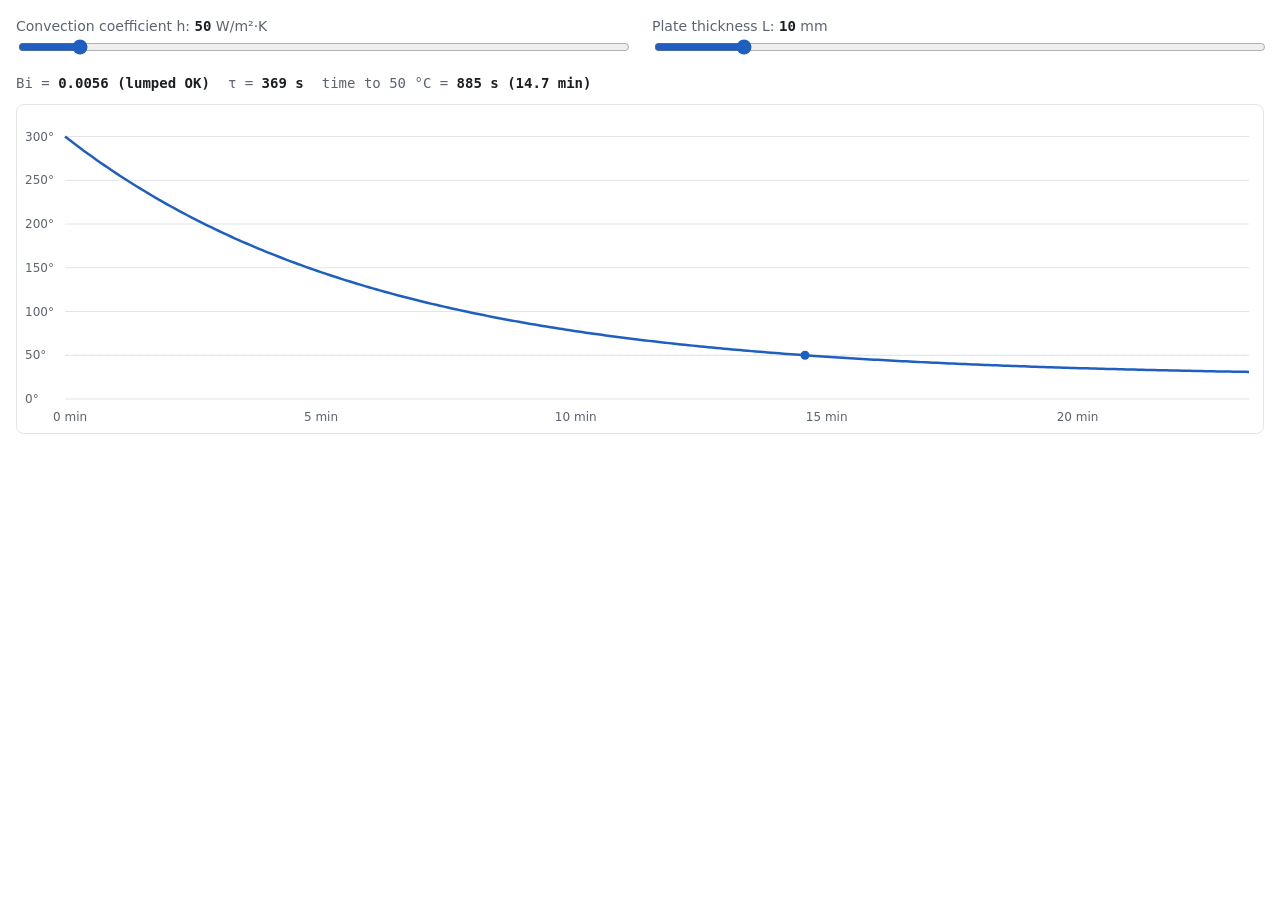
<file: portfolio/projects/sample-project/demo/index.html>
<!DOCTYPE html>
<html lang="en">
<head>
<meta charset="utf-8">
<meta name="viewport" content="width=device-width, initial-scale=1">
<title>Cooling curve explorer</title>
<style>
  :root { --bg:#fff; --text:#1b1f24; --muted:#5b6470; --border:#e2e4e8; --accent:#1f5fbf; --bad:#c0392b; }
  @media (prefers-color-scheme: dark) { :root { --bg:#161a20; --text:#e6e8eb; --muted:#9aa3ad; --border:#2a3038; --accent:#6ea8ff; --bad:#ff7b6b; } }
  * { box-sizing: border-box; }
  body { margin:0; padding:16px; background:var(--bg); color:var(--text); font:14px/1.5 system-ui, sans-serif; }
  .controls { display:grid; grid-template-columns: repeat(auto-fit, minmax(220px,1fr)); gap:12px 24px; margin-bottom:12px; }
  label { display:block; color:var(--muted); }
  label b { color:var(--text); font-family: ui-monospace, Menlo, monospace; }
  input[type=range] { width:100%; accent-color: var(--accent); }
  .readout { display:flex; flex-wrap:wrap; gap:18px; font-family: ui-monospace, Menlo, monospace; margin: 6px 0 10px; }
  .readout span { color:var(--muted); } .readout b { color:var(--text); }
  .bad b { color: var(--bad); }
  canvas { width:100%; height:330px; display:block; border:1px solid var(--border); border-radius:8px; }
</style>
</head>
<body>
  <div class="controls">
    <label>Convection coefficient h: <b id="hv"></b> W/m²·K<input id="h" type="range" min="5" max="500" step="5" value="50"></label>
    <label>Plate thickness L: <b id="Lv"></b> mm<input id="L" type="range" min="2" max="60" step="1" value="10"></label>
  </div>
  <div class="readout">
    <div id="bi"><span>Bi = </span><b></b></div>
    <div><span>τ = </span><b id="tau"></b></div>
    <div><span>time to 50 °C = </span><b id="t50"></b></div>
  </div>
  <canvas id="c"></canvas>
<script>
(function () {
  var rho = 7850, c = 470, k = 45, Ti = 300, Tinf = 25, Tsafe = 50;
  var $ = function (id) { return document.getElementById(id); };
  var cv = $("c"), ctx = cv.getContext("2d");
  function css(v) { return getComputedStyle(document.documentElement).getPropertyValue(v).trim(); }
  function draw() {
    var h = +$("h").value, L = +$("L").value / 1000, Lc = L / 2;
    var tau = rho * c * Lc / h, Bi = h * Lc / k, t50 = tau * Math.log((Ti - Tinf) / (Tsafe - Tinf));
    $("hv").textContent = h; $("Lv").textContent = (L * 1000).toFixed(0);
    $("bi").querySelector("b").textContent = Bi.toFixed(4) + (Bi < 0.1 ? "  (lumped OK)" : "  (> 0.1, lumped model not valid)");
    $("bi").className = Bi < 0.1 ? "" : "bad";
    $("tau").textContent = tau.toFixed(0) + " s";
    $("t50").textContent = t50.toFixed(0) + " s (" + (t50 / 60).toFixed(1) + " min)";

    var dpr = window.devicePixelRatio || 1, W = cv.clientWidth, H = cv.clientHeight;
    cv.width = W * dpr; cv.height = H * dpr; ctx.setTransform(dpr, 0, 0, dpr, 0, 0);
    ctx.clearRect(0, 0, W, H);
    var pad = { l: 48, r: 14, t: 14, b: 34 }, tmax = Math.max(60, t50 * 1.6);
    var X = function (t) { return pad.l + (W - pad.l - pad.r) * t / tmax; };
    var Y = function (T) { return pad.t + (H - pad.t - pad.b) * (1 - T / 320); };
    ctx.strokeStyle = css("--border"); ctx.fillStyle = css("--muted"); ctx.font = "12px system-ui"; ctx.lineWidth = 1;
    for (var T = 0; T <= 300; T += 50) { ctx.beginPath(); ctx.moveTo(pad.l, Y(T)); ctx.lineTo(W - pad.r, Y(T)); ctx.stroke(); ctx.fillText(T + "°", 8, Y(T) + 4); }
    var raw = tmax / 60 / 6, pw = Math.pow(10, Math.floor(Math.log10(raw))), n = raw / pw;
    var step = (n < 1.5 ? 1 : n < 3.5 ? 2 : n < 7.5 ? 5 : 10) * pw;
    for (var m = 0; m * 60 <= tmax; m += step) { ctx.fillText(+m.toFixed(2) + " min", X(m * 60) - 12, H - 12); }
    ctx.setLineDash([4, 4]); ctx.beginPath(); ctx.moveTo(pad.l, Y(Tsafe)); ctx.lineTo(W - pad.r, Y(Tsafe)); ctx.stroke(); ctx.setLineDash([]);
    ctx.strokeStyle = css("--accent"); ctx.lineWidth = 2.5; ctx.beginPath();
    for (var i = 0; i <= 300; i++) { var t = tmax * i / 300, Tt = Tinf + (Ti - Tinf) * Math.exp(-t / tau); i ? ctx.lineTo(X(t), Y(Tt)) : ctx.moveTo(X(t), Y(Tt)); }
    ctx.stroke();
    ctx.fillStyle = css("--accent"); ctx.beginPath(); ctx.arc(X(t50), Y(Tsafe), 4.5, 0, 7); ctx.fill();
  }
  ["h", "L"].forEach(function (id) { $(id).addEventListener("input", draw); });
  window.addEventListener("resize", draw);
  draw();
})();
</script>
</body>
</html>
</file>
<file: assets/css/style.css>
/* ==========================================================================
   Portfolio styles: light, simple, clear.
   Change colours and sizes in the variables below.
   ========================================================================== */

@font-face { font-family: "Inter"; src: url("../fonts/inter-regular.woff") format("woff"); font-weight: 400; font-display: swap; }
@font-face { font-family: "Inter"; src: url("../fonts/inter-italic.woff") format("woff"); font-weight: 400; font-style: italic; font-display: swap; }
@font-face { font-family: "Inter"; src: url("../fonts/inter-semibold.woff") format("woff"); font-weight: 600; font-display: swap; }
@font-face { font-family: "Inter"; src: url("../fonts/inter-bold.woff") format("woff"); font-weight: 700; font-display: swap; }

:root {
  --bg: #f6f7f9;          /* page background */
  --surface: #ffffff;     /* cards */
  --surface-2: #eef1f5;   /* table headers, image backgrounds */
  --border: #d9dee5;
  --text: #1e2428;
  --muted: #5b6470;
  --accent: #1b5daa;      /* links, labels */
  --accent-soft: #e8f0fa;
  --radius: 6px;
  --wrap: 1180px;
  --font: "Inter", system-ui, -apple-system, "Segoe UI", Roboto, Arial, sans-serif;
  color-scheme: light;
}

/* ---------- Base ---------- */
* { box-sizing: border-box; }
[hidden] { display: none !important; }
html { scroll-padding-top: 80px; -webkit-text-size-adjust: 100%; }
body { margin: 0; background: var(--bg); color: var(--text); font: 400 16px/1.6 var(--font); -webkit-font-smoothing: antialiased; }
img, svg { max-width: 100%; display: block; }
a { color: var(--accent); text-underline-offset: 3px; }
:focus-visible { outline: 2px solid var(--accent); outline-offset: 2px; border-radius: 3px; }
h1, h2, h3 { line-height: 1.2; margin: 0 0 .5em; font-weight: 700; letter-spacing: -.01em; }
h2 { font-size: clamp(1.6rem, 3vw, 2rem); }
h3 { font-size: 1.05rem; }
p { margin: 0 0 1em; }
.wrap { max-width: var(--wrap); margin: 0 auto; padding: 0 20px; }
.muted { color: var(--muted); }
.label { font-size: .82rem; font-weight: 600; color: var(--accent); margin: 0 0 6px; }
.skip { position: absolute; left: -999px; top: 8px; background: var(--surface); padding: 8px 12px; z-index: 100; }
.skip:focus { left: 8px; }

/* ---------- Header ---------- */
.site-header { position: sticky; top: 0; z-index: 20; background: rgba(255, 255, 255, .97); border-bottom: 1px solid var(--border); }
.header-inner { display: flex; align-items: center; justify-content: space-between; gap: 16px; min-height: 64px; }
.brand { text-decoration: none; color: var(--text); line-height: 1.25; }
.brand strong { display: block; font-size: 1rem; }
.brand span { font-size: .8rem; color: var(--accent); font-weight: 600; }
.nav { display: flex; flex-wrap: wrap; align-items: center; gap: 2px; }
.nav a { color: var(--text); text-decoration: none; font-size: .9rem; padding: 6px 10px; border-radius: 4px; }
.nav a:hover { background: var(--surface-2); }
.nav a.current { border: 1px solid var(--border); }
@media (max-width: 760px) { .nav a:not(.keep) { display: none; } }

/* ---------- Buttons ---------- */
.actions { display: flex; flex-wrap: wrap; gap: 10px; }
.btn { display: inline-block; padding: 8px 14px; border: 1px solid var(--text); border-radius: 4px; color: var(--text); background: var(--surface); text-decoration: none; font-size: .9rem; font-weight: 600; }
.btn:hover { background: var(--surface-2); }
.btn-primary { background: var(--text); color: #fff; }
.btn-primary:hover { background: #3a444b; }
.placeholder { color: #b5530f; }
.btn-primary .placeholder { color: #ffd9b8; }

/* ---------- Cards ---------- */
.card { background: var(--surface); border: 1px solid var(--border); border-radius: var(--radius); }
.card-pad { padding: 20px 22px; }

/* ---------- Hero ---------- */
.hero { display: grid; grid-template-columns: minmax(0, 1.55fr) minmax(0, 1fr); gap: 20px; padding-top: 28px; }
.hero-main { padding: clamp(28px, 5vw, 56px) clamp(22px, 4vw, 48px); }
.hero-name { font-size: clamp(2rem, 4.6vw, 3.1rem); line-height: 1.08; letter-spacing: -.02em; margin-bottom: 12px; }
.hero-tag { display: inline-block; background: var(--accent-soft); color: var(--accent); font-weight: 600; font-size: .92rem; padding: 4px 10px; border-radius: 4px; margin-bottom: 18px; }
.hero-intro { font-size: 1.08rem; color: var(--text); max-width: 40em; }
.hero-intro p:last-child { margin-bottom: 0; }
.hero-main .actions { margin-top: 24px; }
.hero-side { display: flex; flex-direction: column; gap: 20px; }
.profile { display: flex; gap: 16px; align-items: center; }
.profile img { width: 84px; height: 84px; object-fit: cover; border-radius: 6px; border: 1px solid var(--border); flex: none; }
.profile p { margin: 0; color: var(--muted); }
.focus-list { margin: 0; padding-left: 18px; color: var(--muted); }
.focus-list li { margin-bottom: 4px; }
.facts { margin: 0; display: grid; grid-template-columns: 1fr 1fr; border-top: 1px solid var(--border); }
.facts div { padding: 10px 0; border-bottom: 1px solid var(--border); }
.facts div:nth-child(odd) { padding-right: 12px; }
.facts div.wide { grid-column: 1 / -1; }
.facts dt { font-size: .78rem; color: var(--muted); }
.facts dd { margin: 0; font-weight: 600; font-size: .92rem; line-height: 1.4; }
.big-number { font-size: 2.2rem; font-weight: 700; color: var(--accent); line-height: 1; }
@media (max-width: 900px) { .hero { grid-template-columns: 1fr; } }

/* ---------- Sections ---------- */
.section { padding-top: 64px; }
.section-head { display: flex; flex-wrap: wrap; align-items: baseline; gap: 6px 28px; padding-bottom: 12px; margin-bottom: 22px; border-bottom: 2px solid var(--text); }
.section-head h2 { margin: 0; }
.section-head p { margin: 0; color: var(--muted); }

/* ---------- Featured project cards ---------- */
.cards { display: grid; grid-template-columns: repeat(auto-fill, minmax(250px, 1fr)); gap: 18px; }
.pcard { display: flex; flex-direction: column; overflow: hidden; }
.pcard .thumb { aspect-ratio: 16 / 10; background: var(--surface-2); border-bottom: 1px solid var(--border); color: #6b7a8a; }
.pcard .thumb img { width: 100%; height: 100%; object-fit: cover; }
.pcard .thumb svg { width: 100%; height: 100%; background: #fff; }
.pcard .body { padding: 14px 16px 16px; display: flex; flex-direction: column; flex: 1; }
.pcard h3 { font-size: 1.02rem; margin-bottom: 6px; }
.pcard h3 a { color: var(--text); text-decoration: none; }
.pcard h3 a:hover { color: var(--accent); }
.pcard p { color: var(--muted); font-size: .92rem; margin-bottom: 14px; }
.pcard .open { margin-top: auto; align-self: flex-start; }

/* ---------- All-projects table ---------- */
.table-card { overflow-x: auto; }
.ptable { width: 100%; border-collapse: collapse; font-size: .94rem; }
.ptable th { background: var(--surface-2); text-align: left; font-size: .8rem; font-weight: 600; color: var(--muted); padding: 10px 14px; border-bottom: 1px solid var(--border); white-space: nowrap; }
.ptable td { padding: 12px 14px; border-bottom: 1px solid var(--border); vertical-align: top; }
.ptable tr:last-child td { border-bottom: 0; }
.ptable .title { font-weight: 600; }
.ptable .year { white-space: nowrap; color: var(--muted); font-variant-numeric: tabular-nums; }
.ptable .tools { color: var(--muted); }
.ptable td:last-child { white-space: nowrap; }
.ptable .status { display: inline-block; font-size: .75rem; font-weight: 600; color: var(--accent); background: var(--accent-soft); padding: 1px 6px; border-radius: 3px; margin-left: 6px; vertical-align: 1px; }
@media (max-width: 720px) { .ptable .tools, .ptable .area { display: none; } }

/* ---------- Simple grids ---------- */
.grid-3 { display: grid; grid-template-columns: repeat(auto-fit, minmax(240px, 1fr)); gap: 18px; }
.grid-2 { display: grid; grid-template-columns: 1fr 1fr; gap: 18px; }
@media (max-width: 860px) { .grid-2 { grid-template-columns: 1fr; } }
.accent-left { border-left: 3px solid var(--accent); }
.skill h3 { margin-bottom: 6px; }
.skill p { margin: 0; color: var(--muted); }

.exp-item + .exp-item { border-top: 1px solid var(--border); margin-top: 16px; padding-top: 16px; }
.exp-head { display: flex; flex-wrap: wrap; justify-content: space-between; gap: 4px 16px; }
.exp-head h3 { margin: 0; }
.exp-head .when { color: var(--muted); font-size: .88rem; }
.exp-item .org { color: var(--muted); margin: 2px 0 8px; }
.exp-item ul { margin: 0; padding-left: 18px; }
.exp-item li { margin-bottom: 4px; }

.edu { width: 100%; border-collapse: collapse; font-size: .94rem; }
.edu td { padding: 10px 0; border-bottom: 1px solid var(--border); vertical-align: top; }
.edu tr:last-child td { border-bottom: 0; }
.edu td + td { text-align: right; white-space: nowrap; padding-left: 12px; color: var(--muted); }
.edu strong { display: block; }
.edu .org { color: var(--muted); }
.edu .score { color: var(--text); font-weight: 600; }

.small-h { font-size: .95rem; margin: 18px 0 6px; }
.plain-list { margin: 0; padding-left: 18px; color: var(--muted); }
.plain-list li { margin-bottom: 4px; }

/* ---------- Contact & footer ---------- */
.contact-card { display: flex; flex-wrap: wrap; justify-content: space-between; align-items: center; gap: 18px; }
.contact-card p { margin: 0; max-width: 34em; }
.site-footer { margin-top: 72px; border-top: 2px solid var(--text); background: var(--surface); padding: 28px 0 36px; font-size: .9rem; }
.footer-inner { display: flex; flex-wrap: wrap; justify-content: space-between; gap: 20px; }
.footer-inner p { margin: 0 0 6px; color: var(--muted); }
.footer-nav { display: flex; flex-wrap: wrap; gap: 4px 18px; align-items: flex-start; }
.footer-nav a { color: var(--text); text-decoration: none; }
.footer-nav a:hover { text-decoration: underline; }

/* ---------- Project page ---------- */
.project-page { padding-top: 24px; }
.back { display: inline-block; font-size: .9rem; margin-bottom: 16px; }
.p-head { padding: clamp(24px, 4vw, 44px); }
.p-head h1 { font-size: clamp(1.9rem, 4.4vw, 3rem); line-height: 1.1; letter-spacing: -.02em; margin-bottom: 14px; }
.p-head .summary { font-size: 1.1rem; color: var(--muted); max-width: 44em; }
.p-head .actions { margin-top: 18px; }
.info { display: grid; grid-template-columns: repeat(auto-fit, minmax(170px, 1fr)); gap: 0; margin: 20px 0 0; border-top: 1px solid var(--border); }
.info div { padding: 12px 16px 12px 0; }
.info dt { font-size: .78rem; color: var(--muted); }
.info dd { margin: 0; font-weight: 600; font-size: .94rem; }
.tags { list-style: none; padding: 0; margin: 14px 0 0; display: flex; flex-wrap: wrap; gap: 6px; }
.tags li { font-size: .8rem; border: 1px solid var(--border); background: var(--surface-2); color: var(--text); padding: 2px 8px; border-radius: 4px; }

.cover { margin: 20px 0 0; overflow: hidden; }
.cover img { width: 100%; max-height: 560px; object-fit: cover; }

.results { margin-top: 20px; display: grid; grid-template-columns: repeat(auto-fit, minmax(180px, 1fr)); gap: 18px; }
.result { padding: 16px 18px; }
.result strong { display: block; font-size: 1.6rem; color: var(--accent); line-height: 1.15; }
.result span { color: var(--muted); font-size: .88rem; }

.p-body { display: grid; grid-template-columns: minmax(0, 1fr) 240px; gap: 20px; margin-top: 20px; align-items: start; }
.p-body.no-toc { grid-template-columns: 1fr; }
.p-body .prose-card { padding: clamp(22px, 4vw, 44px); }
.toc { position: sticky; top: 84px; padding: 16px 18px; font-size: .9rem; }
.toc p { font-weight: 600; margin-bottom: 8px; }
.toc ol { margin: 0; padding-left: 18px; }
.toc li { margin-bottom: 4px; }
.toc a { color: var(--text); text-decoration: none; }
.toc a:hover { color: var(--accent); text-decoration: underline; }
@media (max-width: 960px) { .p-body { grid-template-columns: 1fr; } .toc { display: none; } }

.demo { margin-top: 20px; padding: 20px 22px 22px; }
.demo-head { display: flex; flex-wrap: wrap; justify-content: space-between; align-items: baseline; gap: 8px; }
.demo-head h2 { font-size: 1.3rem; margin: 0; }
.demo-note { color: var(--muted); margin: 6px 0 14px; }
.demo-frame { border: 1px solid var(--border); border-radius: 4px; overflow: hidden; }
.demo-frame iframe { width: 100%; height: 600px; border: 0; display: block; background: #fff; }

/* Write-up typography */
.prose { max-width: 46em; font-size: 1.04rem; line-height: 1.7; }
.prose h2 { font-size: 1.45rem; margin: 1.8em 0 .5em; padding-bottom: 6px; border-bottom: 1px solid var(--border); }
.prose h2:first-child { margin-top: 0; }
.prose h3 { font-size: 1.15rem; margin: 1.5em 0 .4em; }
.prose p, .prose ul, .prose ol, .prose pre, .prose blockquote, .prose figure { margin: 0 0 1.05em; }
.prose li { margin-bottom: .35em; }
.prose code { font-family: ui-monospace, Menlo, Consolas, monospace; font-size: .86em; background: var(--surface-2); padding: .1em .35em; border-radius: 3px; }
.prose pre { background: var(--surface-2); border: 1px solid var(--border); border-radius: 4px; padding: 14px 16px; overflow-x: auto; font-size: .9rem; line-height: 1.5; }
.prose pre code { background: none; padding: 0; }
.prose blockquote { border-left: 3px solid var(--accent); background: var(--accent-soft); padding: 10px 16px; border-radius: 0 4px 4px 0; }
.prose blockquote p:last-child { margin-bottom: 0; }
.prose hr { border: 0; border-top: 1px solid var(--border); margin: 2em 0; }
.table-wrap { overflow-x: auto; margin: 0 0 1.2em; }
.prose table { border-collapse: collapse; width: 100%; font-size: .92rem; font-variant-numeric: tabular-nums; }
.prose th { background: var(--surface-2); text-align: left; font-weight: 600; padding: 8px 12px; border: 1px solid var(--border); }
.prose td { padding: 8px 12px; border: 1px solid var(--border); vertical-align: top; }
.prose td.num, .prose th.num { text-align: right; }
.prose figure { margin: 1.5em 0; }
.prose figure img { margin: 0 auto; border: 1px solid var(--border); border-radius: 4px; background: #fff; cursor: zoom-in; }
.prose figcaption, .gallery figcaption { font-size: .85rem; color: var(--muted); margin-top: 8px; text-align: center; }
.prose .math-display { margin: 0 0 1.1em; overflow-x: auto; }
.prose .katex-display { overflow-x: auto; overflow-y: hidden; padding: 4px 0; }

.gallery-wrap { margin-top: 32px; }
.gallery-wrap h2 { font-size: 1.45rem; }
.gallery { display: grid; grid-template-columns: repeat(auto-fill, minmax(220px, 1fr)); gap: 16px; }
.gallery figure { margin: 0; }
.gallery img { border: 1px solid var(--border); border-radius: 4px; aspect-ratio: 4 / 3; object-fit: cover; width: 100%; background: #fff; cursor: zoom-in; }

.pager { display: grid; grid-template-columns: 1fr 1fr; gap: 18px; margin-top: 28px; }
.pager a { padding: 14px 18px; text-decoration: none; color: var(--text); font-weight: 600; line-height: 1.35; }
.pager a:hover { border-color: var(--text); }
.pager .dir { display: block; font-size: .8rem; color: var(--muted); font-weight: 400; margin-bottom: 4px; }
.pager .next { text-align: right; grid-column: 2; }
@media (max-width: 600px) { .pager { grid-template-columns: 1fr; } .pager .next { grid-column: 1; } }

.lightbox { position: fixed; inset: 0; background: rgba(20, 24, 28, .88); display: flex; align-items: center; justify-content: center; z-index: 50; padding: 24px; cursor: zoom-out; }
.lightbox img { max-height: 90vh; max-width: 92vw; background: #fff; border-radius: 4px; }

.load-error { margin-top: 24px; }
.load-error > div { border: 1px solid #c0392b; background: #fff5f4; border-radius: var(--radius); padding: 14px 18px; }
</file>
<file: portfolio/assets/css/style.css>
/* ==========================================================================
   Portfolio styles — clean technical theme with light/dark modes.
   Change the look by editing the variables in :root (light) and the dark block.
   ========================================================================== */

:root {
  --bg: #fbfbfa;
  --surface: #ffffff;
  --surface-2: #f3f4f5;
  --text: #1b1f24;
  --muted: #5b6470;
  --border: #e2e4e8;
  --accent: #1f5fbf;
  --accent-soft: #e8f0fc;
  --accent-text: #ffffff;
  --shadow: 0 1px 2px rgba(16, 24, 40, .04), 0 4px 14px rgba(16, 24, 40, .06);
  --radius: 10px;
  --wrap: 1120px;
  --font: system-ui, -apple-system, "Segoe UI", Roboto, "Helvetica Neue", Arial, sans-serif;
  --mono: ui-monospace, "SF Mono", "Cascadia Code", Menlo, Consolas, monospace;
  color-scheme: light;
}

@media (prefers-color-scheme: dark) {
  :root:not([data-theme="light"]) {
    --bg: #0f1216; --surface: #161a20; --surface-2: #1c2129; --text: #e6e8eb;
    --muted: #9aa3ad; --border: #2a3038; --accent: #6ea8ff; --accent-soft: #1a2638;
    --accent-text: #0b1220; --shadow: 0 1px 2px rgba(0,0,0,.3), 0 6px 18px rgba(0,0,0,.25);
    color-scheme: dark;
  }
}
:root[data-theme="dark"] {
  --bg: #0f1216; --surface: #161a20; --surface-2: #1c2129; --text: #e6e8eb;
  --muted: #9aa3ad; --border: #2a3038; --accent: #6ea8ff; --accent-soft: #1a2638;
  --accent-text: #0b1220; --shadow: 0 1px 2px rgba(0,0,0,.3), 0 6px 18px rgba(0,0,0,.25);
  color-scheme: dark;
}

* { box-sizing: border-box; }
html { scroll-behavior: smooth; scroll-padding-top: 72px; }
body {
  margin: 0; background: var(--bg); color: var(--text);
  font: 16px/1.6 var(--font); -webkit-font-smoothing: antialiased;
}
img { max-width: 100%; display: block; }
a { color: var(--accent); text-decoration: none; }
a:hover { text-decoration: underline; }
h1, h2, h3, h4 { line-height: 1.25; margin: 0 0 .5em; letter-spacing: -.01em; }
h1 { font-size: clamp(1.9rem, 4vw, 2.6rem); }
h2 { font-size: 1.45rem; }
h3 { font-size: 1.15rem; }
.wrap { max-width: var(--wrap); margin: 0 auto; padding: 0 24px; }
.visually-hidden { position: absolute; width: 1px; height: 1px; overflow: hidden; clip: rect(0 0 0 0); }

/* ---------- Header ---------- */
.site-header {
  position: sticky; top: 0; z-index: 10;
  background: color-mix(in srgb, var(--bg) 88%, transparent);
  backdrop-filter: saturate(1.4) blur(8px);
  border-bottom: 1px solid var(--border);
}
.header-inner { display: flex; align-items: center; justify-content: space-between; height: 60px; gap: 16px; }
.brand { font-weight: 650; color: var(--text); }
.brand:hover { text-decoration: none; }
.nav { display: flex; align-items: center; gap: 20px; font-size: .95rem; }
.nav a:not(.btn) { color: var(--muted); }
.nav a:not(.btn):hover { color: var(--text); text-decoration: none; }
.theme-toggle {
  width: 34px; height: 34px; border-radius: 8px; border: 1px solid var(--border);
  background: var(--surface); color: var(--text); cursor: pointer; font-size: 15px; line-height: 1;
}
.theme-toggle::before { content: "☾"; }
:root[data-theme="dark"] .theme-toggle::before { content: "☀"; }
@media (prefers-color-scheme: dark) { :root:not([data-theme="light"]) .theme-toggle::before { content: "☀"; } }

@media (max-width: 720px) {
  .nav a:not(.btn):not(.keep) { display: none; }
  .nav { gap: 12px; }
}

/* ---------- Buttons & chips ---------- */
.btn {
  display: inline-flex; align-items: center; gap: 8px;
  padding: 9px 16px; border-radius: 8px; border: 1px solid var(--accent);
  background: var(--accent); color: var(--accent-text); font-weight: 550; font-size: .95rem;
}
.btn:hover { text-decoration: none; filter: brightness(1.06); }
.btn-ghost { background: transparent; color: var(--text); border-color: var(--border); }
.btn-ghost:hover { border-color: var(--muted); filter: none; }
.btn-small { padding: 6px 12px; font-size: .88rem; }
.btn[aria-disabled="true"] { opacity: .5; pointer-events: none; }

.filters { display: flex; flex-wrap: wrap; gap: 8px; }
.chip {
  border: 1px solid var(--border); background: var(--surface); color: var(--muted);
  padding: 6px 12px; border-radius: 999px; font: inherit; font-size: .88rem; cursor: pointer;
}
.chip:hover { color: var(--text); border-color: var(--muted); }
.chip[aria-pressed="true"] { background: var(--accent-soft); color: var(--accent); border-color: var(--accent); }
.chip .count { font-family: var(--mono); font-size: .8em; opacity: .7; margin-left: 4px; }

.tags { list-style: none; display: flex; flex-wrap: wrap; gap: 6px; padding: 0; margin: 0; }
.tags li {
  font-family: var(--mono); font-size: .76rem; color: var(--muted);
  background: var(--surface-2); border: 1px solid var(--border); padding: 2px 8px; border-radius: 6px;
}

/* ---------- Hero ---------- */
.hero { display: flex; gap: 36px; align-items: flex-start; padding-top: 64px; padding-bottom: 40px; }
.hero-photo {
  width: 132px; height: 132px; border-radius: 50%; object-fit: cover; flex: none;
  border: 1px solid var(--border); background: var(--surface-2);
}
.eyebrow { font-family: var(--mono); font-size: .8rem; text-transform: uppercase; letter-spacing: .08em; color: var(--muted); margin: 0 0 8px; }
.headline { font-size: 1.15rem; color: var(--muted); margin: 0 0 16px; max-width: 62ch; }
.bio p { margin: 0 0 12px; max-width: 68ch; }
.hero-actions { display: flex; flex-wrap: wrap; gap: 10px; margin-top: 18px; }
@media (max-width: 720px) { .hero { flex-direction: column; gap: 20px; padding-top: 36px; } .hero-photo { width: 96px; height: 96px; } }

/* ---------- Sections ---------- */
.section { padding-top: 48px; padding-bottom: 24px; }
.section-head { display: flex; flex-wrap: wrap; align-items: center; justify-content: space-between; gap: 14px; margin-bottom: 20px; padding-bottom: 12px; border-bottom: 1px solid var(--border); }
.section-head h2 { margin: 0; }
.empty { color: var(--muted); }

/* ---------- Project cards ---------- */
.grid { display: grid; grid-template-columns: repeat(auto-fill, minmax(300px, 1fr)); gap: 20px; }
.card {
  display: flex; flex-direction: column; background: var(--surface); border: 1px solid var(--border);
  border-radius: var(--radius); overflow: hidden; color: inherit; box-shadow: var(--shadow);
  transition: transform .15s ease, border-color .15s ease;
}
.card:hover { text-decoration: none; transform: translateY(-2px); border-color: var(--muted); }
.card-cover { aspect-ratio: 16 / 9; background: var(--surface-2); border-bottom: 1px solid var(--border); }
.card-cover img { width: 100%; height: 100%; object-fit: cover; }
.card-body { padding: 16px 18px 18px; display: flex; flex-direction: column; gap: 10px; flex: 1; }
.card-top { display: flex; justify-content: space-between; gap: 8px; font-family: var(--mono); font-size: .75rem; color: var(--muted); text-transform: uppercase; letter-spacing: .05em; }
.card h3 { margin: 0; font-size: 1.1rem; }
.card p { margin: 0; color: var(--muted); font-size: .94rem; }
.card-stat { margin-top: auto; padding-top: 10px; border-top: 1px dashed var(--border); font-size: .88rem; color: var(--muted); }
.card-stat strong { font-family: var(--mono); color: var(--text); font-weight: 600; margin-right: 6px; }
.badge { font-family: var(--mono); font-size: .7rem; color: var(--accent); border: 1px solid var(--accent); border-radius: 4px; padding: 0 5px; }

/* ---------- Skills ---------- */
.skills { display: grid; grid-template-columns: repeat(auto-fill, minmax(240px, 1fr)); gap: 16px; }
.skill-group { background: var(--surface); border: 1px solid var(--border); border-radius: var(--radius); padding: 16px 18px; }
.skill-group h3 { font-size: .95rem; margin-bottom: 10px; }

/* ---------- Timeline ---------- */
.two-col { display: grid; grid-template-columns: 1fr 1fr; gap: 40px; }
@media (max-width: 860px) { .two-col { grid-template-columns: 1fr; gap: 24px; } }
.timeline { list-style: none; margin: 0; padding: 0; }

.timeline > li { position: relative; padding: 0 0 22px 22px; border-left: 2px solid var(--border); }
.timeline > li:last-child { padding-bottom: 4px; }
.timeline > li::before { content: ""; position: absolute; left: -6px; top: 6px; width: 10px; height: 10px; border-radius: 50%; background: var(--surface); border: 2px solid var(--accent); }
.timeline .period { font-family: var(--mono); font-size: .78rem; color: var(--muted); }
.timeline h3 { font-size: 1.02rem; margin: 2px 0 2px; }
.timeline .org { color: var(--muted); margin: 0 0 6px; }
.timeline ul { margin: 0; padding-left: 18px; font-size: .94rem; list-style: disc; }
.timeline ul li { margin-bottom: 2px; }

.contact p { color: var(--muted); margin-top: 0; }

/* ---------- Footer ---------- */
.site-footer { margin-top: 64px; padding: 28px 0 40px; border-top: 1px solid var(--border); color: var(--muted); font-size: .85rem; }

/* ---------- Project page ---------- */
.project-page { padding-top: 28px; }
.back { display: inline-block; font-size: .92rem; margin-bottom: 20px; color: var(--muted); }
.project-head { max-width: 820px; }
.project-head .headline { margin-bottom: 18px; }
.meta { display: grid; grid-template-columns: repeat(auto-fill, minmax(160px, 1fr)); gap: 12px 24px; margin: 0 0 18px; }
.meta div { border-left: 2px solid var(--border); padding-left: 10px; }
.meta dt { font-family: var(--mono); font-size: .72rem; text-transform: uppercase; letter-spacing: .06em; color: var(--muted); }
.meta dd { margin: 0; font-size: .95rem; }
.cover { margin: 28px 0 8px; border: 1px solid var(--border); border-radius: var(--radius); overflow: hidden; background: var(--surface-2); }
.cover img { width: 100%; max-height: 520px; object-fit: cover; }

.stat-row { display: grid; grid-template-columns: repeat(auto-fit, minmax(170px, 1fr)); gap: 14px; margin: 24px 0 8px; }
.stat { background: var(--surface); border: 1px solid var(--border); border-radius: var(--radius); padding: 14px 16px; }
.stat .value { font-family: var(--mono); font-size: 1.5rem; font-weight: 600; letter-spacing: -.02em; }
.stat .label { color: var(--muted); font-size: .86rem; line-height: 1.4; }

.demo { margin: 32px 0 8px; }
.demo-head { display: flex; justify-content: space-between; align-items: baseline; gap: 12px; }
.demo-head h2 { margin: 0; }
.demo-note { color: var(--muted); margin: 4px 0 12px; font-size: .94rem; }
.demo-frame { border: 1px solid var(--border); border-radius: var(--radius); overflow: hidden; background: var(--surface); }
.demo-frame iframe { width: 100%; border: 0; display: block; height: 600px; }

/* Write-up typography */
.prose { max-width: 760px; margin-top: 36px; }
.prose h2 { margin-top: 2em; padding-top: .4em; border-top: 1px solid var(--border); }
.prose h2:first-child { margin-top: 0; border-top: 0; padding-top: 0; }
.prose h3 { margin-top: 1.6em; }
.prose p, .prose ul, .prose ol, .prose table, .prose pre, .prose blockquote, .prose figure { margin: 0 0 1.1em; }
.prose li { margin-bottom: .3em; }
.prose code { font-family: var(--mono); font-size: .88em; background: var(--surface-2); border: 1px solid var(--border); padding: .05em .35em; border-radius: 4px; }
.prose pre { background: var(--surface-2); border: 1px solid var(--border); border-radius: 8px; padding: 14px 16px; overflow-x: auto; font-size: .88rem; line-height: 1.5; }
.prose pre code { background: none; border: 0; padding: 0; font-size: inherit; }
.prose blockquote { border-left: 3px solid var(--accent); background: var(--accent-soft); padding: 10px 16px; border-radius: 0 8px 8px 0; color: var(--text); }
.prose blockquote p:last-child { margin-bottom: 0; }
.prose hr { border: 0; border-top: 1px solid var(--border); margin: 2em 0; }
.table-wrap { overflow-x: auto; margin: 0 0 1.1em; }
.prose table { border-collapse: collapse; width: 100%; font-size: .92rem; margin: 0; }
.prose th, .prose td { border: 1px solid var(--border); padding: 7px 10px; text-align: left; vertical-align: top; }
.prose th { background: var(--surface-2); font-weight: 600; }
.prose td.num, .prose th.num { text-align: right; font-family: var(--mono); }
.prose figure img { border: 1px solid var(--border); border-radius: 8px; margin: 0 auto; background: #fff; }
.prose figcaption, .gallery figcaption { color: var(--muted); font-size: .86rem; margin-top: 6px; text-align: center; }
.prose .math-display { margin: 0 0 1.1em; overflow-x: auto; }
.prose .katex-display { overflow-x: auto; overflow-y: hidden; padding: 4px 0; }

.gallery-wrap { margin-top: 40px; }
.gallery { display: grid; grid-template-columns: repeat(auto-fill, minmax(240px, 1fr)); gap: 16px; }
.gallery figure { margin: 0; }
.gallery img { border: 1px solid var(--border); border-radius: 8px; aspect-ratio: 4 / 3; object-fit: cover; width: 100%; background: var(--surface-2); cursor: zoom-in; }

.pager { display: grid; grid-template-columns: 1fr 1fr; gap: 16px; margin-top: 56px; }
.pager a { border: 1px solid var(--border); border-radius: var(--radius); padding: 14px 16px; background: var(--surface); color: var(--text); }
.pager a:hover { text-decoration: none; border-color: var(--muted); }
.pager .dir { display: block; font-family: var(--mono); font-size: .74rem; color: var(--muted); text-transform: uppercase; letter-spacing: .06em; }
.pager .next { text-align: right; grid-column: 2; }

/* Lightbox */
.lightbox { position: fixed; inset: 0; background: rgba(0,0,0,.85); display: flex; align-items: center; justify-content: center; z-index: 50; padding: 24px; cursor: zoom-out; }
.lightbox img { max-height: 90vh; max-width: 92vw; border-radius: 6px; background: #fff; }

/* Errors */
.load-error { margin-top: 24px; }
.load-error > div { border: 1px solid #d9534f; background: color-mix(in srgb, #d9534f 10%, var(--surface)); border-radius: var(--radius); padding: 14px 18px; }
.load-error code { font-family: var(--mono); font-size: .9em; }
</file>
